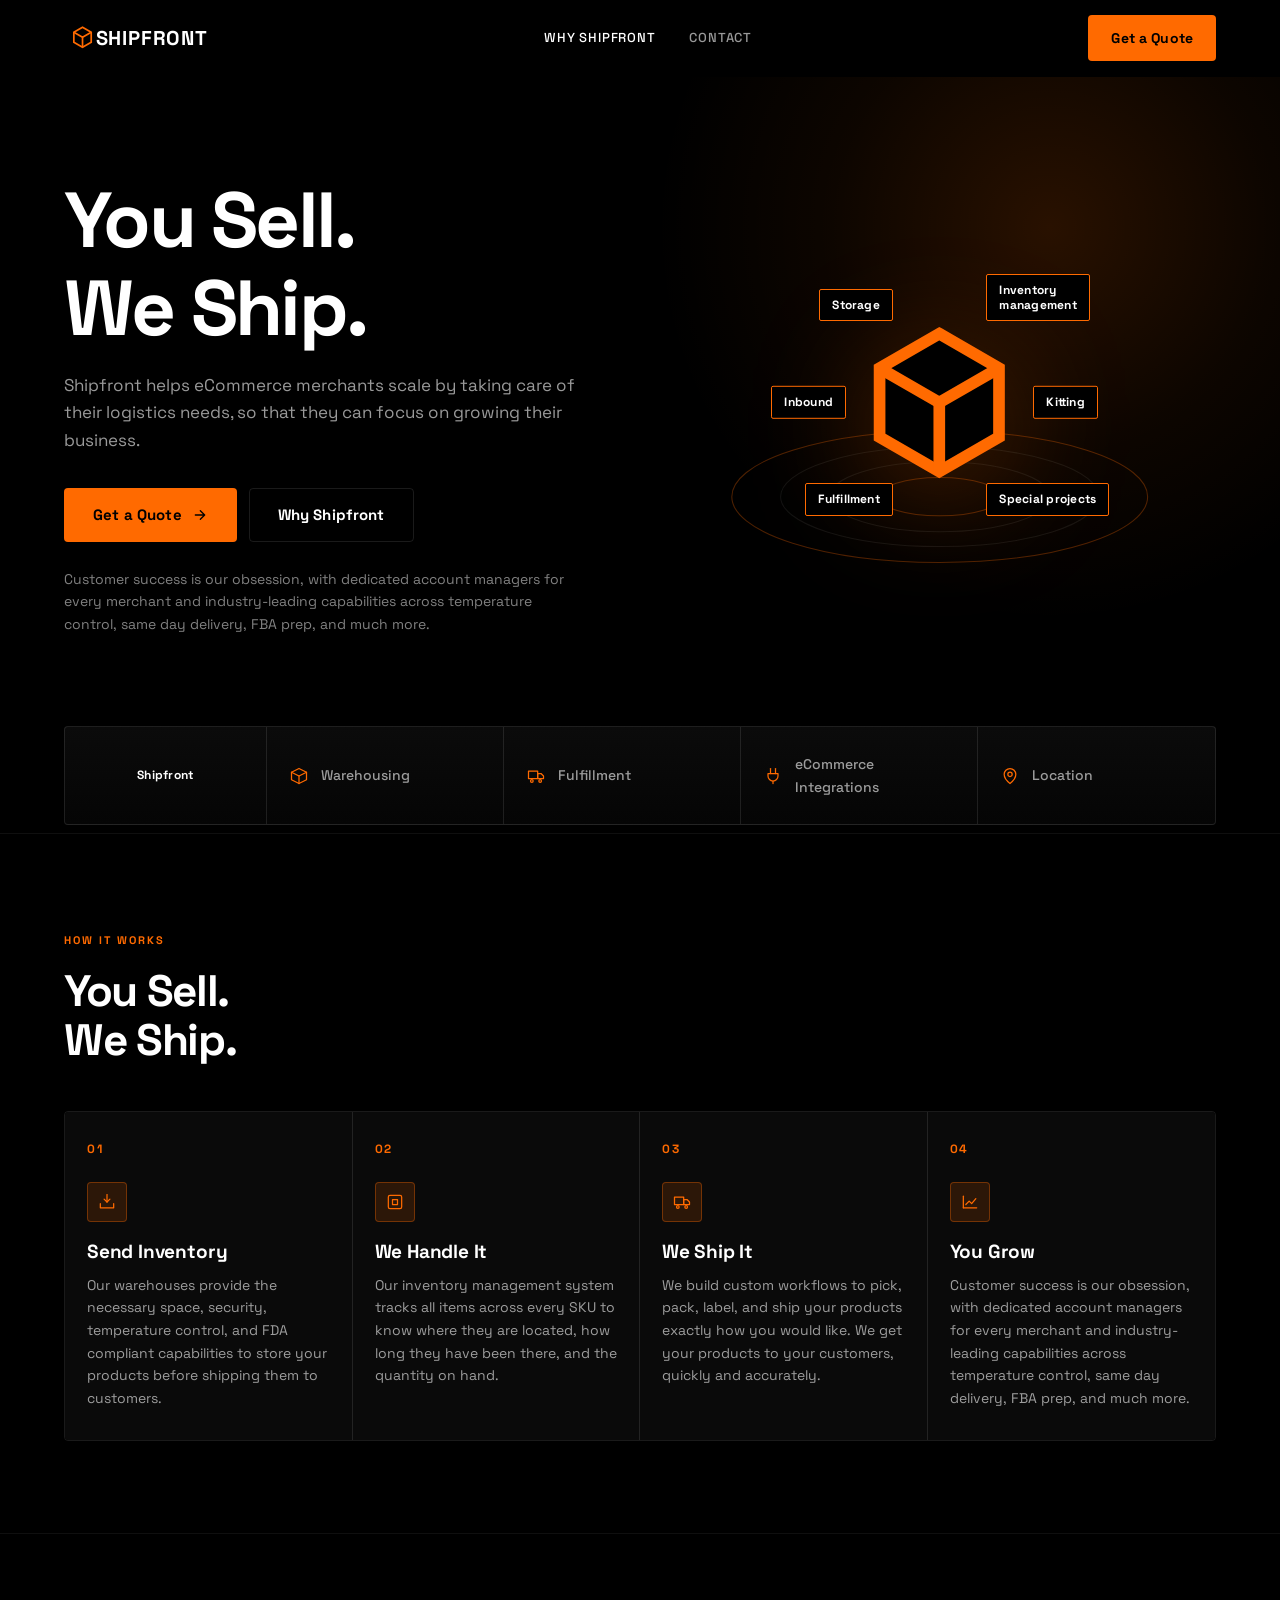
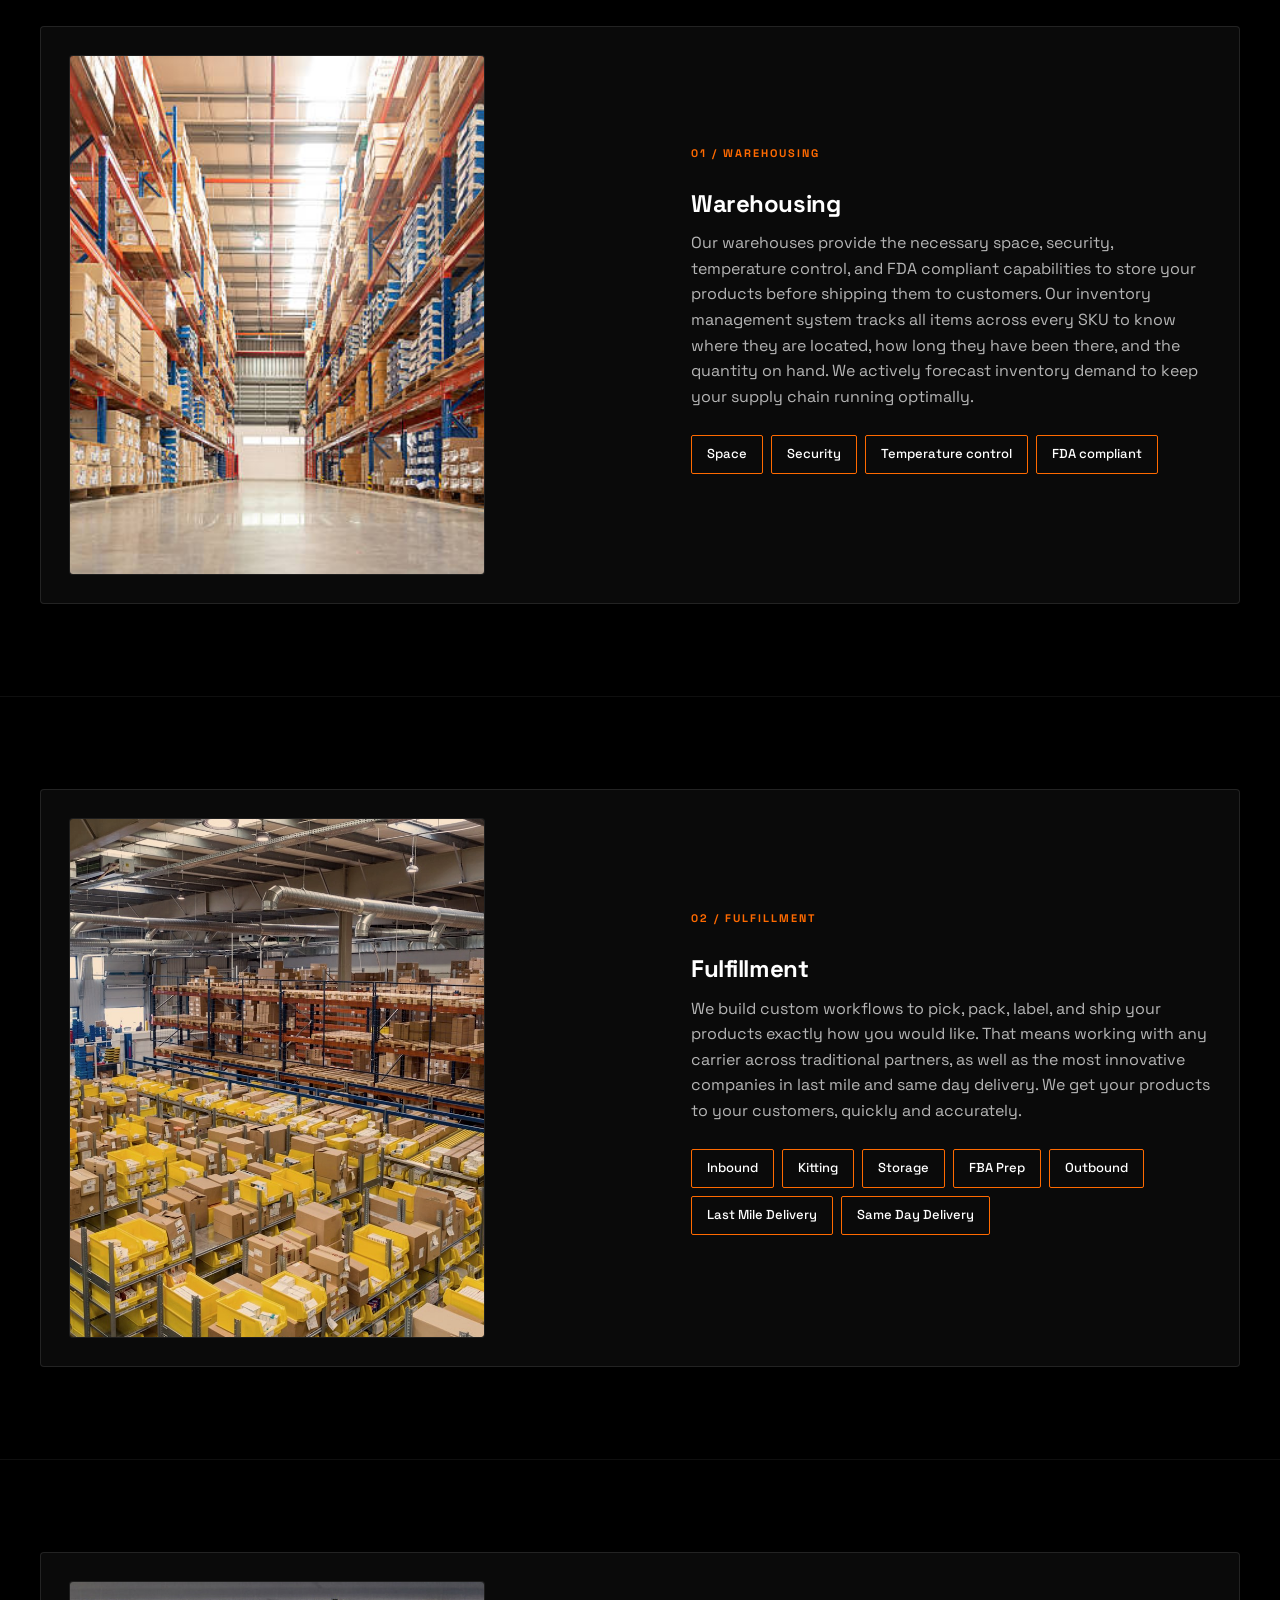
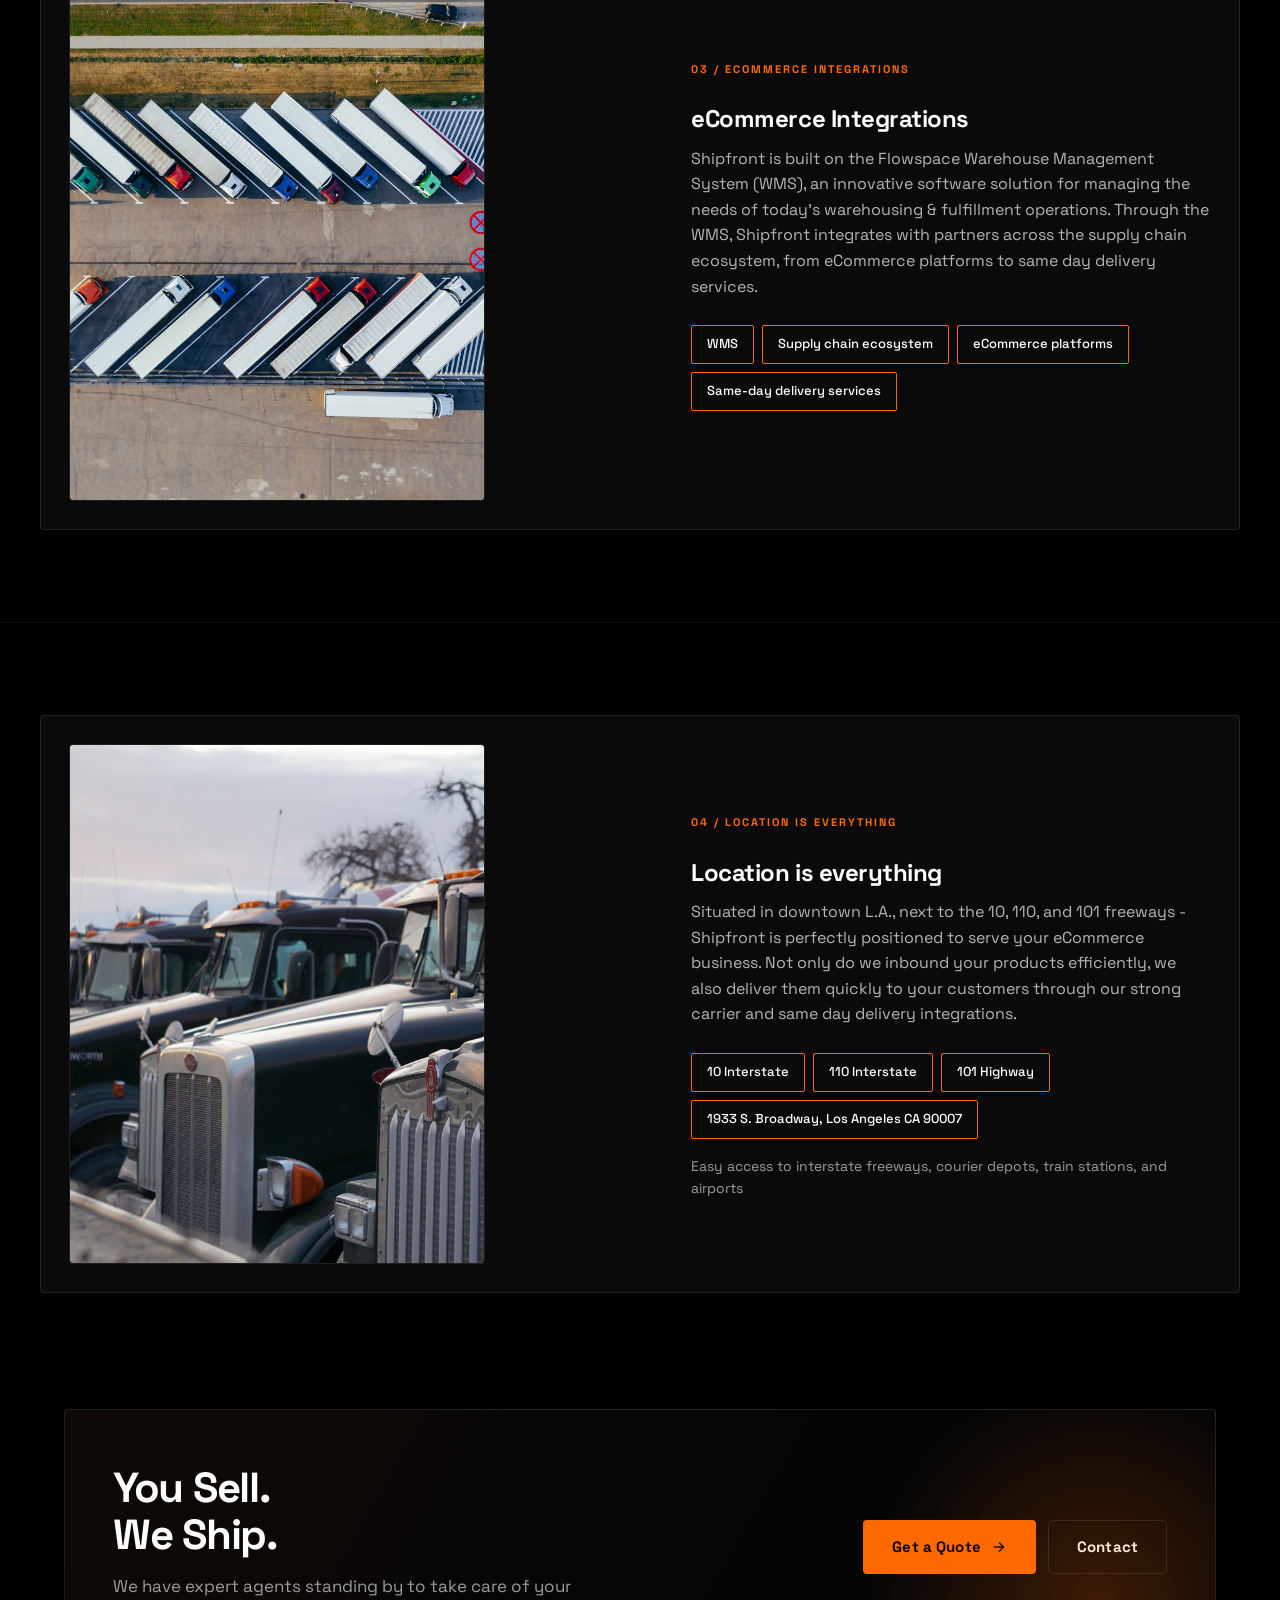
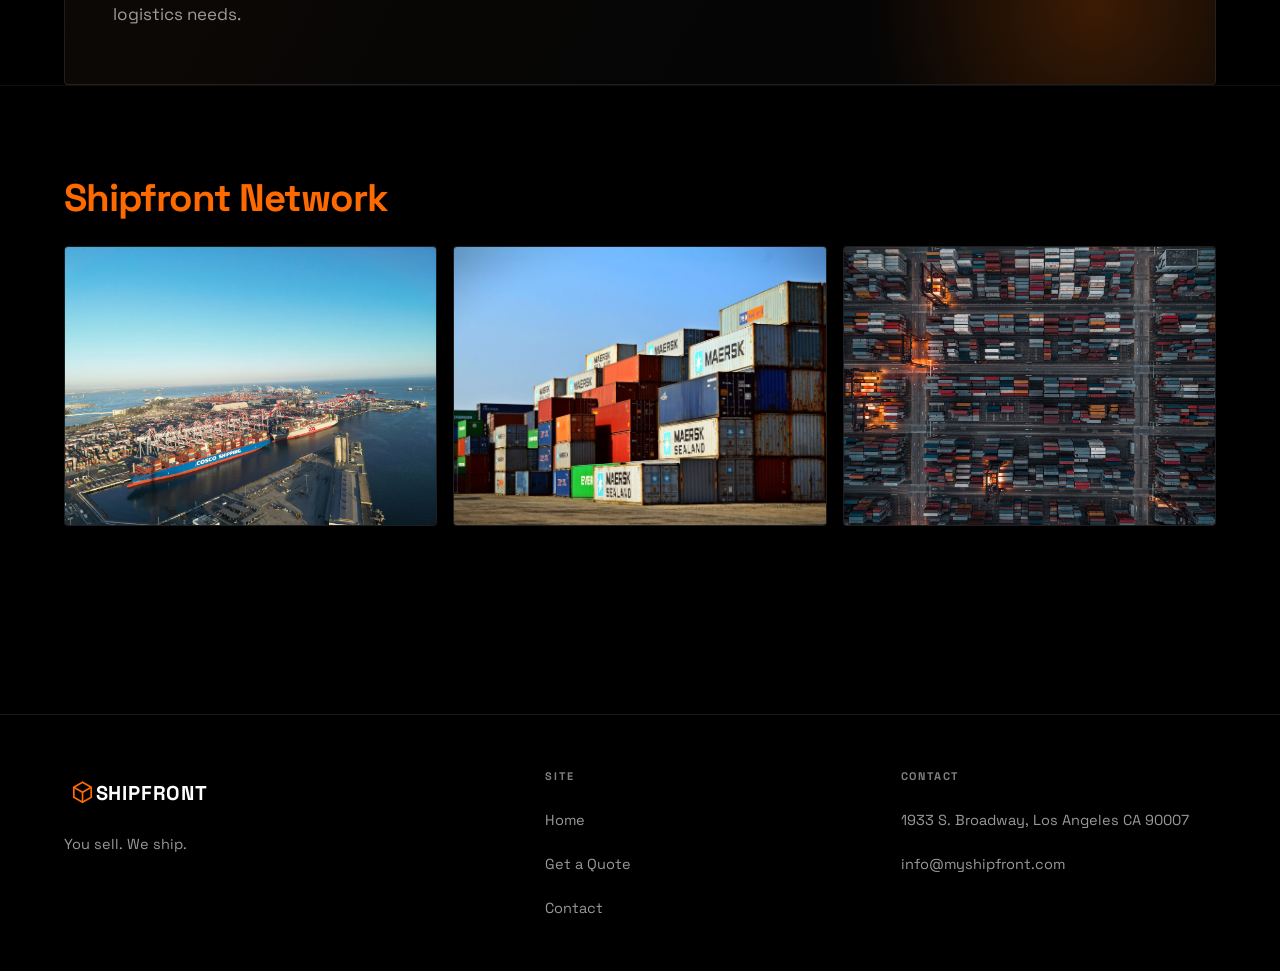
<file: index.html>
<!DOCTYPE html>
<html lang="en">
  <head>
    <meta charset="utf-8" />
    <meta name="viewport" content="width=device-width, initial-scale=1" />
    <title>Shipfront | You Sell. We Ship.</title>
    <meta
      name="description"
      content="Shipfront helps eCommerce merchants scale by taking care of their logistics needs, so that they can focus on growing their business."
    />
    <link rel="canonical" href="https://www.myshipfront.com/" />
    <link rel="describedby" href="https://www.myshipfront.com/llms.txt" />
    <meta name="robots" content="index, follow, max-image-preview:large, max-snippet:-1, max-video-preview:-1" />
    <meta property="og:type" content="website" />
    <meta property="og:site_name" content="Shipfront" />
    <meta property="og:locale" content="en_US" />
    <meta property="og:title" content="Shipfront | You Sell. We Ship." />
    <meta property="og:description" content="Shipfront helps eCommerce merchants scale by taking care of their logistics needs, so that they can focus on growing their business." />
    <meta property="og:url" content="https://www.myshipfront.com/" />
    <meta property="og:image" content="https://www.myshipfront.com/assets/images/warehousing-aisle.jpg" />
    <meta property="og:image:alt" content="Warehouse aisle with orange racking beams, stacked cartons on pallets and blue crates under a long skylight" />
    <meta property="og:image:width" content="612" />
    <meta property="og:image:height" content="408" />
    <meta name="twitter:card" content="summary" />
    <meta name="twitter:title" content="Shipfront | You Sell. We Ship." />
    <meta name="twitter:description" content="Shipfront helps eCommerce merchants scale by taking care of their logistics needs, so that they can focus on growing their business." />
    <meta name="twitter:image" content="https://www.myshipfront.com/assets/images/warehousing-aisle.jpg" />
    <meta name="twitter:image:alt" content="Warehouse aisle with orange racking beams, stacked cartons on pallets and blue crates under a long skylight" />
    <meta name="theme-color" content="#000000" />
    <link
      rel="icon"
      href="data:image/svg+xml,%3Csvg xmlns='http://www.w3.org/2000/svg' viewBox='0 0 24 26'%3E%3Cg stroke='%23FF6A00' stroke-width='1.1' stroke-linecap='butt' stroke-linejoin='miter' stroke-miterlimit='10'%3E%3Cpath d='M12,6L17.629,9.25L17.629,15.75L12,19L6.371,15.75L6.371,9.25Z' fill='%23000'/%3E%3Cpath d='M6.371,9.25L12,12.5L17.629,9.25' fill='none'/%3E%3Cpath d='M12,12.5L12,19' fill='none'/%3E%3C/g%3E%3C/svg%3E"
    />
    <link rel="preconnect" href="https://fonts.googleapis.com" />
    <link rel="preconnect" href="https://fonts.gstatic.com" crossorigin />
    <link
      href="https://fonts.googleapis.com/css2?family=Space+Grotesk:wght@400;500;600;700&display=swap"
      rel="stylesheet"
    />
    <link rel="stylesheet" href="assets/css/site.css" />
  
    <style>
      /* Cube ink 150% of S ink, visible ink gap 0.203em of the wordmark per the board, no underline. */
      .mark { gap: 0; align-items: center; }
      .mark .wordmark { margin-left: calc(0.203em - 0.481em); }
      .valuebar-label { justify-content: center; text-align: center; }
      .mark svg.cube, .mark .cube { width: 1.853em !important; height: 2.007em !important; }

      /* Kunal 30 Sep: floor rings under the cube, no orbit line. Six chips clockwise
         from Inbound in a mirrored constellation around the cube. */
      .stage {
        overflow: visible;
        container-type: inline-size;
        --t-fast: 90ms;
        --t-base: 250ms;
        --ease-out-expo: cubic-bezier(0.16, 1, 0.3, 1);
        --orbit-spring: linear(0, 0.042, 0.141, 0.267, 0.399, 0.526, 0.639, 0.735, 0.813, 0.875, 0.922,
          0.957, 0.981, 0.997, 1.007, 1.012, 1.015, 1.015, 1.014, 1.012, 1.01, 1.008, 1.007, 1.005, 1);
      }
      @supports not (transition-timing-function: linear(0, 1)) {
        .stage { --orbit-spring: cubic-bezier(0.3, 0, 0.2, 1); }
      }
      .stage-art {
        pointer-events: none;
        transition: opacity var(--t-base) ease-out;
      }
      @starting-style {
        .stage-art { opacity: 0; }
      }
      .stage-cube {
        z-index: 2;
        pointer-events: none;
        transition: transform 480ms var(--orbit-spring);
      }
      @media (prefers-reduced-motion: no-preference) {
        @starting-style {
          .stage-cube { transform: translateY(8px); }
        }
      }
      /* Each chip is pinned by the corner or edge nearest the cube, so every chip sits
         the same gap --g from the painted hexagon and wide chips grow outward.
         --u is the cube width and must match .stage-cube width and max-width in site.css.
         Painted hexagon (path plus 1.1 stroke, pointy top): circumradius 0.2973u,
         apothem 0.2575u, centre 2.08% of u above the cube box centre. */
      .orbit-nodes {
        position: absolute;
        inset: 0;
        margin: 0;
        padding: 0;
        list-style: none;
        z-index: 4;
        pointer-events: none;
        --u: min(46cqw, 260px);
        --g: clamp(20px, 0.11 * var(--u), 32px);
        --hex-r: calc(0.2973 * var(--u));
        --hex-a: calc(0.2575 * var(--u));
        --ink-y: calc(50% - 0.0208 * var(--u));
      }
      .orbit-node { position: static; transform: none; }
      .orbit-node span {
        position: absolute; z-index: 3; transform: none;
        inset: auto; max-width: none;
        padding: 8px 12px; border: 1px solid #ff6a00; border-radius: 2px;
        background: #000; color: #fff; font-size: 12px; font-weight: 700;
        letter-spacing: 0.02em; line-height: 1.2; white-space: nowrap; text-align: left;
        /* Top and bottom pairs: inner edges sit --k either side of the axis. Special
           projects is 3.9em wider than Inbound, so this --k puts the cluster's outer edges
           level left and right; it never drops below 0.76g (1.5g between the pair). */
        --k: max(0.76 * var(--g), var(--hex-a) + var(--g) - 3.9em);
        /* Distance from the hexagon centre to the cube-facing edge of the top and bottom
           rows that leaves gap --g from the inner corner to the slanted hexagon side. */
        --row: calc(var(--hex-r) + (var(--g) - 0.5 * var(--k)) / 0.866);
      }
      .orbit-node:nth-child(1) span {  /* Inbound */
        --i: 0; --from: -6px 0;
        right: calc(50% + var(--hex-a) + var(--g)); top: var(--ink-y); transform: translateY(-50%);
      }
      .orbit-node:nth-child(2) span {  /* Storage: same row as Inventory management. Right edge is --k left of center, the mirror of Inventory's left edge, near the cube's upper-left corner. */
        --i: 1; --from: -3px -5.2px;
        right: calc(50% + var(--k)); bottom: calc(100% - var(--ink-y) + var(--row));
      }
      .orbit-node:nth-child(3) span {  /* Inventory management, one word per line to match the other widths */
        --i: 2; --from: 3px -5.2px;
        left: calc(50% + var(--k)); bottom: calc(100% - var(--ink-y) + var(--row));
        white-space: normal; width: min-content;
      }
      .orbit-node:nth-child(4) span {  /* Kitting */
        --i: 3; --from: 6px 0;
        left: calc(50% + var(--hex-a) + var(--g)); top: var(--ink-y); transform: translateY(-50%);
      }
      .orbit-node:nth-child(5) span {  /* Special projects */
        --i: 4; --from: 3px 5.2px;
        left: calc(50% + var(--k)); top: calc(var(--ink-y) + var(--row));
      }
      .orbit-node:nth-child(6) span {  /* Fulfillment */
        --i: 5; --from: -3px 5.2px;
        right: calc(50% + var(--k)); top: calc(var(--ink-y) + var(--row));
      }
      .stage-brand, .stage-bullets { display: none !important; }
      @media (max-width: 860px) {
        /* Keep % positions aligned to the SVG art (site.css sets 1/1 here). */
        .stage { aspect-ratio: 520 / 480; }
        .orbit-node span { font-size: 11px; padding: 6px 9px; }
      }
      @media (prefers-reduced-motion: no-preference) {
        /* Chips settle 6px inward once the cube starts to land, 50ms apart clockwise. */
        .orbit-node span {
          transition: opacity 240ms ease-out, translate 360ms var(--ease-out-expo);
          transition-delay: calc(160ms + var(--i) * 50ms);
        }
        @starting-style {
          .orbit-node span { opacity: 0; translate: var(--from); }
        }
      }
      @media (prefers-reduced-motion: reduce) {
        .stage-cube { animation: none; transform: none; transition: opacity 200ms ease; }
        .stage-art { transition: opacity 200ms ease; }
        .orbit-node span { transition: opacity 140ms linear; }
        @starting-style {
          .orbit-node span { opacity: 0; }
        }
      }
    </style>
    <noscript>
      <style>
        .reveal { opacity: 1; transform: none; }
      </style>
    </noscript>
    <script type="application/ld+json">
    {
      "@context": "https://schema.org",
      "@graph": [
        {
          "@type": [
            "Organization",
            "LocalBusiness"
          ],
          "@id": "https://www.myshipfront.com/#organization",
          "name": "Shipfront",
          "url": "https://www.myshipfront.com/",
          "slogan": "You Sell. We Ship.",
          "description": "Shipfront helps eCommerce merchants scale by taking care of their logistics needs, so that they can focus on growing their business.",
          "email": "info@myshipfront.com",
          "address": {
            "@type": "PostalAddress",
            "streetAddress": "1933 S. Broadway",
            "addressLocality": "Los Angeles",
            "addressRegion": "CA",
            "postalCode": "90007",
            "addressCountry": "US"
          },
          "contactPoint": {
            "@type": "ContactPoint",
            "contactType": "Contact",
            "email": "info@myshipfront.com",
            "url": "https://www.myshipfront.com/contact.html"
          }
        },
        {
          "@type": "WebSite",
          "@id": "https://www.myshipfront.com/#website",
          "name": "Shipfront",
          "url": "https://www.myshipfront.com/",
          "description": "Shipfront helps eCommerce merchants scale by taking care of their logistics needs, so that they can focus on growing their business.",
          "inLanguage": "en",
          "publisher": {
            "@id": "https://www.myshipfront.com/#organization"
          }
        },
        {
          "@type": [
            "WebPage"
          ],
          "@id": "https://www.myshipfront.com/#webpage",
          "url": "https://www.myshipfront.com/",
          "name": "Shipfront | You Sell. We Ship.",
          "description": "Shipfront helps eCommerce merchants scale by taking care of their logistics needs, so that they can focus on growing their business.",
          "isPartOf": {
            "@id": "https://www.myshipfront.com/#website"
          },
          "about": {
            "@id": "https://www.myshipfront.com/#organization"
          },
          "inLanguage": "en",
          "primaryImageOfPage": {
            "@type": "ImageObject",
            "url": "https://www.myshipfront.com/assets/images/warehousing-aisle.jpg",
            "width": 612,
            "height": 408,
            "caption": "Warehouse aisle with orange racking beams, stacked cartons on pallets and blue crates under a long skylight"
          },
          "mentions": [
            {
              "@id": "https://www.myshipfront.com/#warehousing"
            },
            {
              "@id": "https://www.myshipfront.com/#fulfillment"
            },
            {
              "@id": "https://www.myshipfront.com/#integrations"
            },
            {
              "@id": "https://www.myshipfront.com/#location"
            }
          ]
        },
        {
          "@type": "Service",
          "@id": "https://www.myshipfront.com/#warehousing",
          "name": "Warehousing",
          "serviceType": "Warehousing",
          "url": "https://www.myshipfront.com/#warehousing",
          "description": "Our warehouses provide the necessary space, security, temperature control, and FDA compliant capabilities to store your products before shipping them to customers. Our inventory management system tracks all items across every SKU to know where they are located, how long they have been there, and the quantity on hand. We actively forecast inventory demand to keep your supply chain running optimally.",
          "provider": {
            "@id": "https://www.myshipfront.com/#organization"
          }
        },
        {
          "@type": "Service",
          "@id": "https://www.myshipfront.com/#fulfillment",
          "name": "Fulfillment",
          "serviceType": "Fulfillment",
          "url": "https://www.myshipfront.com/#fulfillment",
          "description": "We build custom workflows to pick, pack, label, and ship your products exactly how you would like. That means working with any carrier across traditional partners, as well as the most innovative companies in last mile and same day delivery. We get your products to your customers, quickly and accurately.",
          "provider": {
            "@id": "https://www.myshipfront.com/#organization"
          }
        },
        {
          "@type": "Service",
          "@id": "https://www.myshipfront.com/#integrations",
          "name": "eCommerce Integrations",
          "serviceType": "eCommerce Integrations",
          "url": "https://www.myshipfront.com/#integrations",
          "description": "Shipfront is built on the Flowspace Warehouse Management System (WMS), an innovative software solution for managing the needs of today's warehousing & fulfillment operations. Through the WMS, Shipfront integrates with partners across the supply chain ecosystem, from eCommerce platforms to same day delivery services.",
          "provider": {
            "@id": "https://www.myshipfront.com/#organization"
          }
        },
        {
          "@type": "Service",
          "@id": "https://www.myshipfront.com/#location",
          "name": "Location",
          "serviceType": "Location",
          "url": "https://www.myshipfront.com/#location",
          "description": "Situated in downtown L.A., next to the 10, 110, and 101 freeways - Shipfront is perfectly positioned to serve your eCommerce business. Not only do we inbound your products efficiently, we also deliver them quickly to your customers through our strong carrier and same day delivery integrations. 1933 S. Broadway, Los Angeles CA 90007. Easy access to interstate freeways, courier depots, train stations, and airports",
          "provider": {
            "@id": "https://www.myshipfront.com/#organization"
          }
        }
      ]
    }
    </script>
  </head>
  <body>
    <a class="skip-link" href="#main">Skip to content</a>

    <header class="site-header">
      <div class="shell nav">
        <a class="mark" href="index.html" aria-label="Shipfront home">
                    <svg
            class="cube"
            width="36"
            height="40"
            viewBox="0 0 24 26"
            aria-hidden="true"
          >
            <path
              class="hex"
              d="M12 6 L17.629 9.25 L17.629 15.75 L12 19 L6.371 15.75 L6.371 9.25 Z"
            />
            <path class="edge" d="M6.371 9.25 L12 12.5 L17.629 9.25" />
            <path class="edge" d="M12 12.5 L12 19" />
          </svg>
          <span class="wordmark">SHIPFRONT</span>
        </a>

        <nav class="nav-links" aria-label="Primary">
          <a href="#why" aria-current="page">Why Shipfront</a>
          <a href="contact.html">Contact</a>
        </nav>

        <div class="nav-actions">
          <button
            class="nav-toggle"
            type="button"
            aria-label="Menu"
            aria-expanded="false"
          >
            <span></span>
          </button>
          <a class="btn btn-primary" href="get-a-quote.html">Get a Quote</a>
        </div>
      </div>
    </header>

    <main id="main">
      <!-- HERO -->
      <section class="hero">
        <div class="shell hero-grid">
          <div>
            <h1 class="hero-title"><span class="hero-title-line">You Sell.</span><span class="hero-title-line">We Ship.</span></h1>
            <p class="hero-body">
              Shipfront helps eCommerce merchants scale by taking care of their
              logistics needs, so that they can focus on growing their business.
            </p>
            <div class="hero-cta">
              <a class="btn btn-primary btn-lg" href="get-a-quote.html">
                Get a Quote
                <svg class="arw" viewBox="0 0 24 24" fill="none" aria-hidden="true">
                  <path
                    d="M5 12h13M12.5 5.5 19 12l-6.5 6.5"
                    stroke="currentColor"
                    stroke-width="2"
                    stroke-linecap="round"
                    stroke-linejoin="round"
                  />
                </svg>
              </a>
              <a class="btn btn-ghost btn-lg" href="#why">Why Shipfront</a>
            </div>
            <p class="hero-note">
              Customer success is our obsession, with dedicated account managers
              for every merchant and industry-leading capabilities across
              temperature control, same day delivery, FBA prep, and much more.
            </p>
          </div>

          <div class="stage">
            <svg class="stage-art" viewBox="0 0 520 480" fill="none" aria-hidden="true">
              <ellipse class="ring" cx="260" cy="324" rx="196" ry="62" />
              <ellipse class="ring ring-faint" cx="260" cy="324" rx="150" ry="47" />
              <ellipse class="ring ring-faint" cx="260" cy="324" rx="104" ry="33" />
              <ellipse class="ring" cx="260" cy="324" rx="58" ry="18" />
            </svg>
            <svg class="cube stage-cube" viewBox="0 0 24 26" aria-hidden="true">
              <path
                class="hex"
                d="M12 6 L17.629 9.25 L17.629 15.75 L12 19 L6.371 15.75 L6.371 9.25 Z"
              />
              <path class="edge" d="M6.371 9.25 L12 12.5 L17.629 9.25" />
              <path class="edge" d="M12 12.5 L12 19" />
            </svg>
            <ol class="orbit-nodes" aria-label="Shipfront services">
              <li class="orbit-node"><span>Inbound</span></li>
              <li class="orbit-node"><span>Storage</span></li>
              <li class="orbit-node"><span>Inventory management</span></li>
              <li class="orbit-node"><span>Kitting</span></li>
              <li class="orbit-node"><span>Special projects</span></li>
              <li class="orbit-node"><span>Fulfillment</span></li>
            </ol>
          </div>
        </div>
      </section>

      <!-- VALUE BAR -->
      <section class="shell" style="padding-bottom: 8px">
        <div class="valuebar reveal">
          <div class="valuebar-label">Shipfront</div>
          <a class="valuebar-item" href="#warehousing">
            <svg viewBox="0 0 24 24" aria-hidden="true">
              <path d="M3 7.5 12 3l9 4.5v9L12 21l-9-4.5z" />
              <path d="M3 7.5 12 12l9-4.5" />
              <path d="M12 12v9" />
            </svg>
            Warehousing
          </a>
          <a class="valuebar-item" href="#fulfillment">
            <svg viewBox="0 0 24 24" aria-hidden="true">
              <path d="M3 6h11v9H3z" />
              <path d="M14 9h4l3 3v3h-7z" />
              <circle cx="7" cy="18" r="1.6" />
              <circle cx="17" cy="18" r="1.6" />
            </svg>
            Fulfillment
          </a>
          <a class="valuebar-item" href="#integrations">
            <svg viewBox="0 0 24 24" aria-hidden="true">
              <path d="M9 3v6" />
              <path d="M15 3v6" />
              <path d="M6 9h12v3a6 6 0 0 1-12 0z" />
              <path d="M12 18v3" />
            </svg>
            eCommerce Integrations
          </a>
          <a class="valuebar-item" href="#location">
            <svg viewBox="0 0 24 24" aria-hidden="true">
              <path d="M12 21s7-5.3 7-11a7 7 0 1 0-14 0c0 5.7 7 11 7 11z" />
              <circle cx="12" cy="10" r="2.6" />
            </svg>
            Location
          </a>
        </div>
      </section>

      <!-- HOW IT WORKS -->
      <section class="section" id="why">
        <div class="shell">
          <div class="section-head reveal">
            <span class="eyebrow">How it works</span>
            <h2 class="hero-title"><span class="hero-title-line">You Sell.</span><span class="hero-title-line">We Ship.</span></h2>
          </div>

          <div class="how-steps reveal" style="margin-top: 48px">
            <article class="step">
              <span class="step-rail"></span>
              <div class="step-num">01</div>
              <div class="step-icon">
                <svg viewBox="0 0 24 24" aria-hidden="true">
                  <path d="M12 3v9" />
                  <path d="M8.5 8.5 12 12l3.5-3.5" />
                  <path d="M4 14v5h16v-5" />
                </svg>
              </div>
              <h3>Send Inventory</h3>
              <p>
                Our warehouses provide the necessary space, security,
                temperature control, and FDA compliant capabilities to store
                your products before shipping them to customers.
              </p>
            </article>

            <article class="step">
              <span class="step-rail"></span>
              <div class="step-num">02</div>
              <div class="step-icon">
                <svg viewBox="0 0 24 24" aria-hidden="true">
                  <rect x="4" y="4" width="16" height="16" rx="2" />
                  <path d="M9 9h6v6H9z" />
                </svg>
              </div>
              <h3>We Handle It</h3>
              <p>
                Our inventory management system tracks all items across every SKU
                to know where they are located, how long they have been there,
                and the quantity on hand.
              </p>
            </article>

            <article class="step">
              <span class="step-rail"></span>
              <div class="step-num">03</div>
              <div class="step-icon">
                <svg viewBox="0 0 24 24" aria-hidden="true">
                  <path d="M3 6h11v9H3z" />
                  <path d="M14 9h4l3 3v3h-7z" />
                  <circle cx="7" cy="18" r="1.6" />
                  <circle cx="17" cy="18" r="1.6" />
                </svg>
              </div>
              <h3>We Ship It</h3>
              <p>
                We build custom workflows to pick, pack, label, and ship your
                products exactly how you would like. We get your products to your
                customers, quickly and accurately.
              </p>
            </article>

            <article class="step">
              <span class="step-rail"></span>
              <div class="step-num">04</div>
              <div class="step-icon">
                <svg viewBox="0 0 24 24" aria-hidden="true">
                  <path d="M4 19V5" />
                  <path d="M4 19h16" />
                  <path d="M7 15l4-4 3 3 5-6" />
                </svg>
              </div>
              <h3>You Grow</h3>
              <p>
                Customer success is our obsession, with dedicated account managers
                for every merchant and industry-leading capabilities across
                temperature control, same day delivery, FBA prep, and much more.
              </p>
            </article>
          </div>
        </div>
      </section>


      <!-- CAPABILITIES: static image-left / text-right (image-top on mobile) -->
      <section class="section" id="warehousing">
        <div class="shell split reveal">
          <figure class="split-media">
            <img src="assets/images/warehousing-aisle.jpg" width="612" height="408" alt="Warehouse aisle with orange racking beams, stacked cartons on pallets and blue crates under a long skylight" loading="lazy" decoding="async" />
          </figure>
          <div class="split-copy">
            <span class="eyebrow">01 / Warehousing</span>
            <h2>Warehousing</h2>
            <p>
              Our warehouses provide the necessary space, security,
              temperature control, and FDA compliant capabilities to store your
              products before shipping them to customers. Our inventory
              management system tracks all items across every SKU to know where
              they are located, how long they have been there, and the quantity
              on hand. We actively forecast inventory demand to keep your supply
              chain running optimally.
            </p>
            <ul class="chips">
              <li>Space</li>
              <li>Security</li>
              <li>Temperature control</li>
              <li>FDA compliant</li>
            </ul>
          </div>
        </div>
      </section>

      <section class="section" id="fulfillment">
        <div class="shell split reveal">
          <figure class="split-media">
            <img src="assets/images/procurement-dusk.jpg" width="2400" height="1800" alt="Overhead pick floor with yellow bins and cartons" loading="lazy" decoding="async" />
          </figure>
          <div class="split-copy">
            <span class="eyebrow">02 / Fulfillment</span>
            <h2>Fulfillment</h2>
            <p>
              We build custom workflows to pick, pack, label, and ship your
              products exactly how you would like. That means working with any
              carrier across traditional partners, as well as the most innovative
              companies in last mile and same day delivery. We get your products
              to your customers, quickly and accurately.
            </p>
            <ul class="chips">
              <li>Inbound</li>
              <li>Kitting</li>
              <li>Storage</li>
              <li>FBA Prep</li>
              <li>Outbound</li>
              <li>Last Mile Delivery</li>
              <li>Same Day Delivery</li>
            </ul>
          </div>
        </div>
      </section>

      <section class="section" id="integrations">
        <div class="shell split reveal">
          <figure class="split-media">
            <img src="assets/images/integration.jpg" width="800" height="1080" alt="Overhead view of trailers in a dock yard grid" loading="lazy" decoding="async" />
          </figure>
          <div class="split-copy">
            <span class="eyebrow">03 / eCommerce Integrations</span>
            <h2>eCommerce Integrations</h2>
            <p>
              Shipfront is built on the Flowspace Warehouse Management System
              (WMS), an innovative software solution for managing the needs of
              today&rsquo;s warehousing &amp; fulfillment operations. Through the
              WMS, Shipfront integrates with partners across the supply chain
              ecosystem, from eCommerce platforms to same day delivery services.
            </p>
            <ul class="chips">
              <li>WMS</li>
              <li>Supply chain ecosystem</li>
              <li>eCommerce platforms</li>
              <li>Same-day delivery services</li>
            </ul>
          </div>
        </div>
      </section>

      <section class="section" id="location">
        <div class="shell split reveal">
          <figure class="split-media">
            <img src="assets/images/logistics-usa.jpg" width="2400" height="1596" alt="Row of American Kenworth and Peterbilt freight tractors" loading="lazy" decoding="async" />
          </figure>
          <div class="split-copy">
            <span class="eyebrow">04 / Location is everything</span>
            <h2>Location is everything</h2>
            <p>
              Situated in downtown L.A., next to the 10, 110, and 101 freeways -
              Shipfront is perfectly positioned to serve your eCommerce business.
              Not only do we inbound your products efficiently, we also deliver
              them quickly to your customers through our strong carrier and
              same day delivery integrations.
            </p>
            <ul class="chips">
              <li>10 Interstate</li>
              <li>110 Interstate</li>
              <li>101 Highway</li>
              <li>1933 S. Broadway, Los Angeles CA 90007</li>
            </ul>
            <p class="split-note">
              Easy access to interstate freeways, courier depots, train stations,
              and airports
            </p>
          </div>
        </div>
      </section>

      <section class="shell" style="padding-top: 24px">
        <div class="cta reveal">
          <div>
            <h2 class="hero-title"><span class="hero-title-line">You Sell.</span><span class="hero-title-line">We Ship.</span></h2>
            <p>
              We have expert agents standing by to take care of your logistics
              needs.
            </p>
          </div>
          <div class="cta-actions">
            <a class="btn btn-primary btn-lg" href="get-a-quote.html">
              Get a Quote
              <svg class="arw" viewBox="0 0 24 24" fill="none" aria-hidden="true">
                <path
                  d="M5 12h13M12.5 5.5 19 12l-6.5 6.5"
                  stroke="currentColor"
                  stroke-width="2"
                  stroke-linecap="round"
                  stroke-linejoin="round"
                />
              </svg>
            </a>
            <a class="btn btn-ghost btn-lg" href="contact.html">Contact</a>
          </div>
        </div>
      </section>
    </main>

    
      <!-- Inspirational logistics visuals (not tied to a capability) -->
      <section class="section inspo" id="network">
        <div class="shell">
          <div class="inspo-head reveal">
            <h2 class="inspo-title">Shipfront Network</h2>
          </div>
          <div class="inspo-grid reveal">
            <figure class="inspo-card" tabindex="0">
              <img src="assets/images/port-long-beach.jpg" width="2400" height="1800" alt="Aerial Port of Long Beach with COSCO and OOCL ships" loading="lazy" decoding="async" />
              <figcaption><strong>Port of Long Beach</strong><span>Aerial terminal</span></figcaption>
            </figure>
            <figure class="inspo-card" tabindex="0">
              <img src="assets/images/containers-yard.jpg" width="1800" height="1181" alt="Colorful stacked shipping containers under a clear sky" loading="lazy" decoding="async" />
              <figcaption><strong>Container yard</strong><span>Stacked boxes</span></figcaption>
            </figure>
            <figure class="inspo-card" tabindex="0">
              <img src="assets/images/containers-night.jpg" width="1800" height="957" alt="Night overhead container terminal grid" loading="lazy" decoding="async" />
              <figcaption><strong>Night terminal</strong><span>Overhead grid</span></figcaption>
            </figure>
          </div>
        </div>
      </section>

<footer class="site-footer">
      <div class="shell">
        <div class="footer-top">
          <div>
            <a class="mark" href="index.html" aria-label="Shipfront home">
                        <svg
            class="cube"
            width="36"
            height="40"
            viewBox="0 0 24 26"
            aria-hidden="true"
          >
                <path
                  class="hex"
                  d="M12 6 L17.629 9.25 L17.629 15.75 L12 19 L6.371 15.75 L6.371 9.25 Z"
                />
                <path class="edge" d="M6.371 9.25 L12 12.5 L17.629 9.25" />
                <path class="edge" d="M12 12.5 L12 19" />
              </svg>
              <span class="wordmark">SHIPFRONT</span>
            </a>
            <p>
              You sell. We ship.
            </p>
          </div>

          <div class="footer-col">
            <h4>Site</h4>
            <ul>
              <li><a href="index.html">Home</a></li>
              <li><a href="get-a-quote.html">Get a Quote</a></li>
              <li><a href="contact.html">Contact</a></li>
            </ul>
          </div>

          <div class="footer-col">
            <h4>Contact</h4>
            <ul>
              <li><span>1933 S. Broadway, Los Angeles CA 90007</span></li>
              <li>
                <a href="mailto:info@myshipfront.com">info@myshipfront.com</a>
              </li>
            </ul>
          </div>
        </div>
      </div>
    </footer>

    <script src="assets/js/site.js"></script>
  </body>
</html>
</file>
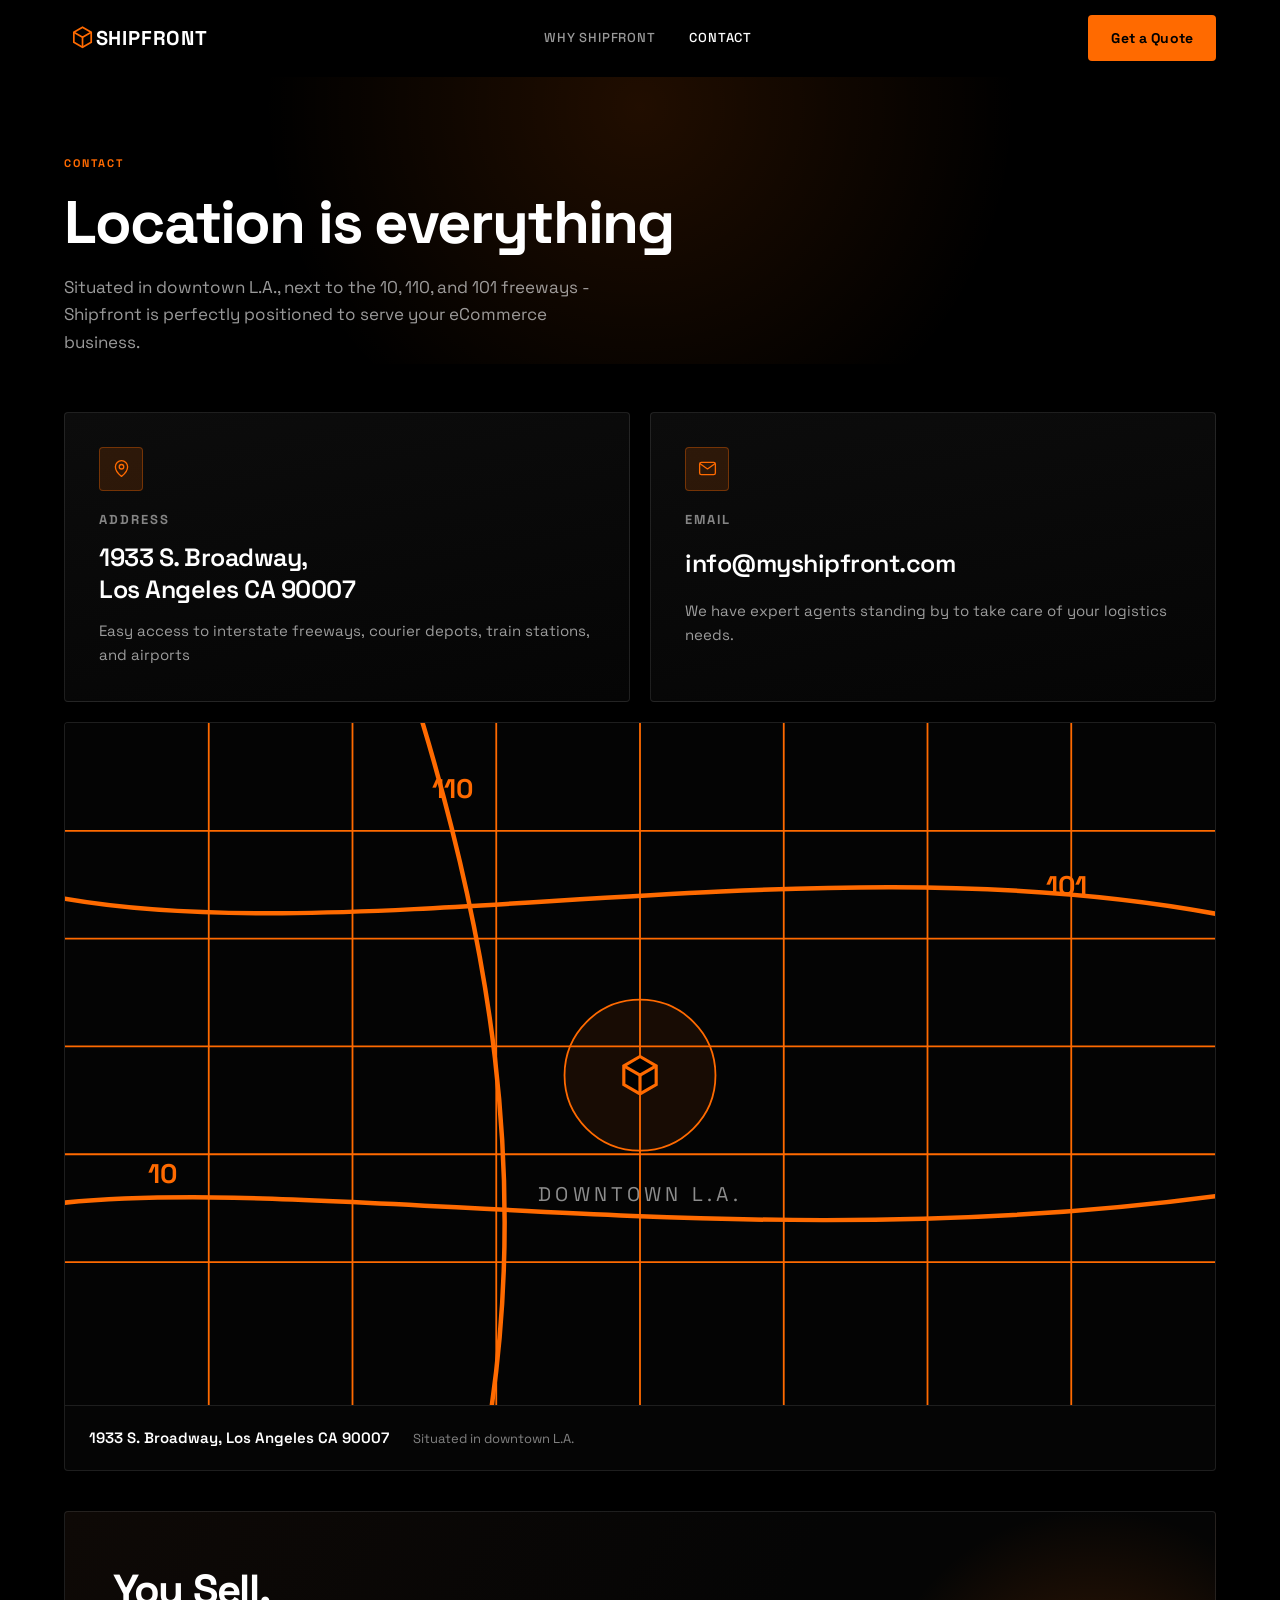
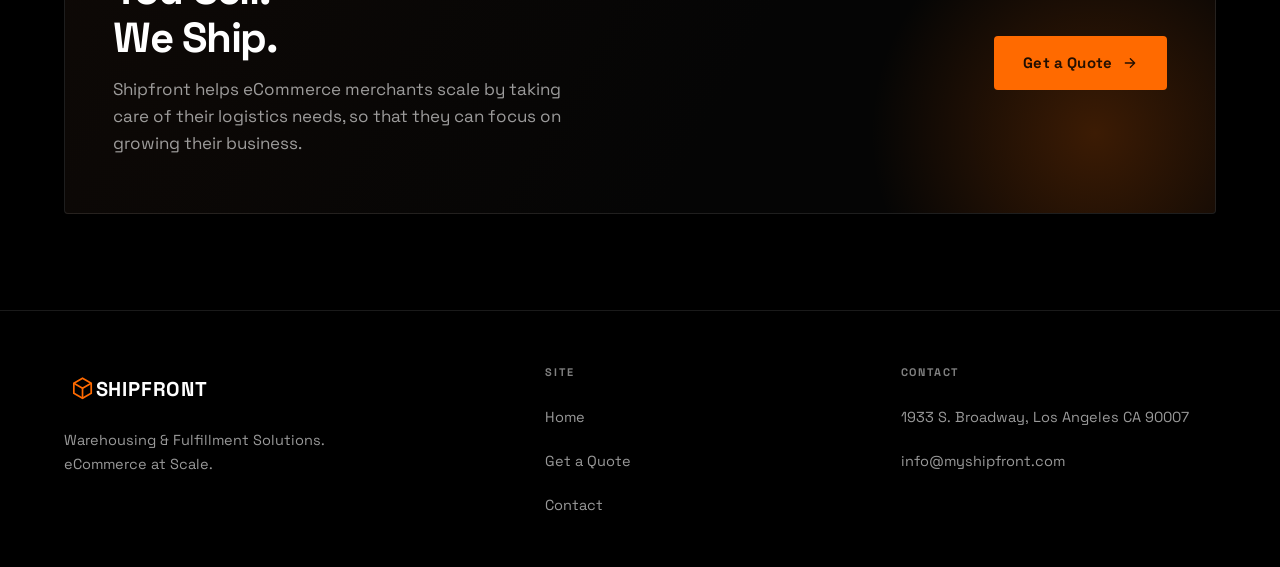
<file: contact.html>
<!DOCTYPE html>
<html lang="en">
  <head>
    <meta charset="utf-8" />
    <meta name="viewport" content="width=device-width, initial-scale=1" />
    <title>Contact | Shipfront</title>
    <meta
      name="description"
      content="Shipfront. 1933 S. Broadway, Los Angeles CA 90007. info@myshipfront.com"
    />
    <link rel="canonical" href="https://www.myshipfront.com/contact.html" />
    <link rel="describedby" href="https://www.myshipfront.com/llms.txt" />
    <meta name="robots" content="index, follow, max-image-preview:large, max-snippet:-1, max-video-preview:-1" />
    <meta property="og:type" content="website" />
    <meta property="og:site_name" content="Shipfront" />
    <meta property="og:locale" content="en_US" />
    <meta property="og:title" content="Contact | Shipfront" />
    <meta property="og:description" content="Shipfront. 1933 S. Broadway, Los Angeles CA 90007. info@myshipfront.com" />
    <meta property="og:url" content="https://www.myshipfront.com/contact.html" />
    <meta property="og:image" content="https://www.myshipfront.com/assets/images/logistics-usa.jpg" />
    <meta property="og:image:alt" content="Row of American Kenworth and Peterbilt freight tractors" />
    <meta property="og:image:width" content="2400" />
    <meta property="og:image:height" content="1596" />
    <meta name="twitter:card" content="summary_large_image" />
    <meta name="twitter:title" content="Contact | Shipfront" />
    <meta name="twitter:description" content="Shipfront. 1933 S. Broadway, Los Angeles CA 90007. info@myshipfront.com" />
    <meta name="twitter:image" content="https://www.myshipfront.com/assets/images/logistics-usa.jpg" />
    <meta name="twitter:image:alt" content="Row of American Kenworth and Peterbilt freight tractors" />
    <meta name="theme-color" content="#000000" />
    <link
      rel="icon"
      href="data:image/svg+xml,%3Csvg xmlns='http://www.w3.org/2000/svg' viewBox='0 0 24 26'%3E%3Cg stroke='%23FF6A00' stroke-width='1.1' stroke-linecap='butt' stroke-linejoin='miter' stroke-miterlimit='10'%3E%3Cpath d='M12,6L17.629,9.25L17.629,15.75L12,19L6.371,15.75L6.371,9.25Z' fill='%23000'/%3E%3Cpath d='M6.371,9.25L12,12.5L17.629,9.25' fill='none'/%3E%3Cpath d='M12,12.5L12,19' fill='none'/%3E%3C/g%3E%3C/svg%3E"
    />
    <link rel="preconnect" href="https://fonts.googleapis.com" />
    <link rel="preconnect" href="https://fonts.gstatic.com" crossorigin />
    <link
      href="https://fonts.googleapis.com/css2?family=Space+Grotesk:wght@400;500;600;700&display=swap"
      rel="stylesheet"
    />
    <link rel="stylesheet" href="assets/css/site.css" />
  
    <style>
      /* Cube ink 150% of S ink, visible ink gap 0.203em of the wordmark per the board, no underline. */
      .mark { gap: 0; align-items: center; }
      .mark .wordmark { margin-left: calc(0.203em - 0.481em); }
      .mark svg.cube, .mark .cube { width: 1.853em !important; height: 2.007em !important; }
    </style>
    <noscript>
      <style>
        .reveal { opacity: 1; transform: none; }
      </style>
    </noscript>
    <script type="application/ld+json">
    {
      "@context": "https://schema.org",
      "@graph": [
        {
          "@type": [
            "Organization",
            "LocalBusiness"
          ],
          "@id": "https://www.myshipfront.com/#organization",
          "name": "Shipfront",
          "url": "https://www.myshipfront.com/",
          "slogan": "You Sell. We Ship.",
          "description": "Shipfront helps eCommerce merchants scale by taking care of their logistics needs, so that they can focus on growing their business.",
          "email": "info@myshipfront.com",
          "address": {
            "@type": "PostalAddress",
            "streetAddress": "1933 S. Broadway",
            "addressLocality": "Los Angeles",
            "addressRegion": "CA",
            "postalCode": "90007",
            "addressCountry": "US"
          },
          "contactPoint": {
            "@type": "ContactPoint",
            "contactType": "Contact",
            "email": "info@myshipfront.com",
            "url": "https://www.myshipfront.com/contact.html"
          }
        },
        {
          "@type": "WebSite",
          "@id": "https://www.myshipfront.com/#website",
          "name": "Shipfront",
          "url": "https://www.myshipfront.com/",
          "description": "Shipfront helps eCommerce merchants scale by taking care of their logistics needs, so that they can focus on growing their business.",
          "inLanguage": "en",
          "publisher": {
            "@id": "https://www.myshipfront.com/#organization"
          }
        },
        {
          "@type": [
            "ContactPage",
            "WebPage"
          ],
          "@id": "https://www.myshipfront.com/contact.html#webpage",
          "url": "https://www.myshipfront.com/contact.html",
          "name": "Contact | Shipfront",
          "description": "Shipfront. 1933 S. Broadway, Los Angeles CA 90007. info@myshipfront.com",
          "isPartOf": {
            "@id": "https://www.myshipfront.com/#website"
          },
          "about": {
            "@id": "https://www.myshipfront.com/#organization"
          },
          "inLanguage": "en",
          "primaryImageOfPage": {
            "@type": "ImageObject",
            "url": "https://www.myshipfront.com/assets/images/logistics-usa.jpg",
            "width": 2400,
            "height": 1596,
            "caption": "Row of American Kenworth and Peterbilt freight tractors"
          },
          "mainEntity": {
            "@id": "https://www.myshipfront.com/#organization"
          }
        }
      ]
    }
    </script>
  </head>
  <body>
    <a class="skip-link" href="#main">Skip to content</a>

    <header class="site-header">
      <div class="shell nav">
        <a class="mark" href="index.html" aria-label="Shipfront home">
                    <svg
            class="cube"
            width="36"
            height="40"
            viewBox="0 0 24 26"
            aria-hidden="true"
          >
            <path
              class="hex"
              d="M12 6 L17.629 9.25 L17.629 15.75 L12 19 L6.371 15.75 L6.371 9.25 Z"
            />
            <path class="edge" d="M6.371 9.25 L12 12.5 L17.629 9.25" />
            <path class="edge" d="M12 12.5 L12 19" />
          </svg>
          <span class="wordmark">SHIPFRONT</span>
        </a>

        <nav class="nav-links" aria-label="Primary">
          <a href="index.html#why">Why Shipfront</a>
          <a href="contact.html" aria-current="page">Contact</a>
        </nav>

        <div class="nav-actions">
          <button
            class="nav-toggle"
            type="button"
            aria-label="Menu"
            aria-expanded="false"
          >
            <span></span>
          </button>
          <a class="btn btn-primary" href="get-a-quote.html">Get a Quote</a>
        </div>
      </div>
    </header>

    <main id="main">
      <section class="page-hero">
        <div class="shell">
          <span class="eyebrow">Contact</span>
          <h1>Location is everything</h1>
          <p>
            Situated in downtown L.A., next to the 10, 110, and 101 freeways -
            Shipfront is perfectly positioned to serve your eCommerce business.
          </p>
        </div>
      </section>

      <section class="shell">
        <div class="contact-grid">
          <div class="contact-card reveal">
            <div class="ico">
              <svg viewBox="0 0 24 24" aria-hidden="true">
                <path d="M12 21s7-5.3 7-11a7 7 0 1 0-14 0c0 5.7 7 11 7 11z" />
                <circle cx="12" cy="10" r="2.6" />
              </svg>
            </div>
            <h2>Address</h2>
            <p class="big">1933 S. Broadway,<br />Los Angeles CA 90007</p>
            <p class="note">
              Easy access to interstate freeways, courier depots, train stations,
              and airports
            </p>
          </div>

          <div class="contact-card reveal">
            <div class="ico">
              <svg viewBox="0 0 24 24" aria-hidden="true">
                <rect x="3" y="5" width="18" height="14" rx="2" />
                <path d="m3.6 6.5 8.4 6 8.4-6" />
              </svg>
            </div>
            <h2>Email</h2>
            <a class="big" href="mailto:info@myshipfront.com"
              >info@myshipfront.com</a
            >
            <p class="note">
              We have expert agents standing by to take care of your logistics
              needs.
            </p>
          </div>
        </div>
      </section>

      <section class="shell" style="padding-top: 20px">
        <div class="map reveal">
          <svg
            viewBox="0 0 640 380"
            fill="none"
            role="img"
            aria-label="Map of downtown Los Angeles showing the 10, 110, and 101 freeways"
          >
            <rect width="640" height="380" fill="#040404" />
            <g stroke="rgba(255,255,255,0.05)" stroke-width="1">
              <path d="M0 60h640M0 120h640M0 180h640M0 240h640M0 300h640" />
              <path
                d="M80 0v380M160 0v380M240 0v380M320 0v380M400 0v380M480 0v380M560 0v380"
              />
            </g>
            <g
              stroke="#FF6A00"
              stroke-width="2.5"
              stroke-linecap="round"
            >
              <path d="M-10 268 C 140 250, 380 300, 650 262" />
              <path d="M196 -10 C 236 120, 258 250, 236 390" />
              <path d="M-10 96 C 160 130, 420 62, 650 108" />
            </g>
            <g
              fill="#ff6a00"
              font-family="Space Grotesk, sans-serif"
              font-size="15"
              font-weight="700"
            >
              <text x="46" y="256">10</text>
              <text x="204" y="42">110</text>
              <text x="546" y="96">101</text>
            </g>
            <circle cx="320" cy="196" r="42" fill="rgba(255,106,0,0.08)" />
            <circle
              cx="320"
              cy="196"
              r="42"
              stroke="#FF6A00"
              stroke-width="1"
            />
            <g class="cube" transform="translate(300.8,176) scale(1.6)">
              <path
                class="hex"
                d="M12 6 L17.629 9.25 L17.629 15.75 L12 19 L6.371 15.75 L6.371 9.25 Z"
              />
              <path class="edge" d="M6.371 9.25 L12 12.5 L17.629 9.25" />
              <path class="edge" d="M12 12.5 L12 19" />
            </g>
            <text
              x="320"
              y="266"
              fill="rgba(255,255,255,0.55)"
              font-family="Space Grotesk, sans-serif"
              font-size="11"
              letter-spacing="2.4"
              text-anchor="middle"
            >
              DOWNTOWN L.A.
            </text>
          </svg>
          <div class="map-foot">
            <span class="addr">1933 S. Broadway, Los Angeles CA 90007</span>
            <span class="sub">Situated in downtown L.A.</span>
          </div>
        </div>
      </section>

      <section class="shell" style="padding-top: 40px">
        <div class="cta reveal">
          <div>
            <h2 class="hero-title"><span class="hero-title-line">You Sell.</span><span class="hero-title-line">We Ship.</span></h2>
            <p>
              Shipfront helps eCommerce merchants scale by taking care of their
              logistics needs, so that they can focus on growing their business.
            </p>
          </div>
          <div class="cta-actions">
            <a class="btn btn-primary btn-lg" href="get-a-quote.html">
              Get a Quote
              <svg class="arw" viewBox="0 0 24 24" fill="none" aria-hidden="true">
                <path
                  d="M5 12h13M12.5 5.5 19 12l-6.5 6.5"
                  stroke="currentColor"
                  stroke-width="2"
                  stroke-linecap="round"
                  stroke-linejoin="round"
                />
              </svg>
            </a>
          </div>
        </div>
      </section>
    </main>

    <footer class="site-footer">
      <div class="shell">
        <div class="footer-top">
          <div>
            <a class="mark" href="index.html" aria-label="Shipfront home">
                        <svg
            class="cube"
            width="36"
            height="40"
            viewBox="0 0 24 26"
            aria-hidden="true"
          >
                <path
                  class="hex"
                  d="M12 6 L17.629 9.25 L17.629 15.75 L12 19 L6.371 15.75 L6.371 9.25 Z"
                />
                <path class="edge" d="M6.371 9.25 L12 12.5 L17.629 9.25" />
                <path class="edge" d="M12 12.5 L12 19" />
              </svg>
              <span class="wordmark">SHIPFRONT</span>
            </a>
            <p>Warehousing &amp; Fulfillment Solutions. eCommerce at Scale.</p>
          </div>

          <div class="footer-col">
            <h4>Site</h4>
            <ul>
              <li><a href="index.html">Home</a></li>
              <li><a href="get-a-quote.html">Get a Quote</a></li>
              <li><a href="contact.html">Contact</a></li>
            </ul>
          </div>

          <div class="footer-col">
            <h4>Contact</h4>
            <ul>
              <li><span>1933 S. Broadway, Los Angeles CA 90007</span></li>
              <li>
                <a href="mailto:info@myshipfront.com">info@myshipfront.com</a>
              </li>
            </ul>
          </div>
        </div>
      </div>
    </footer>

    <script src="assets/js/site.js"></script>
  </body>
</html>
</file>
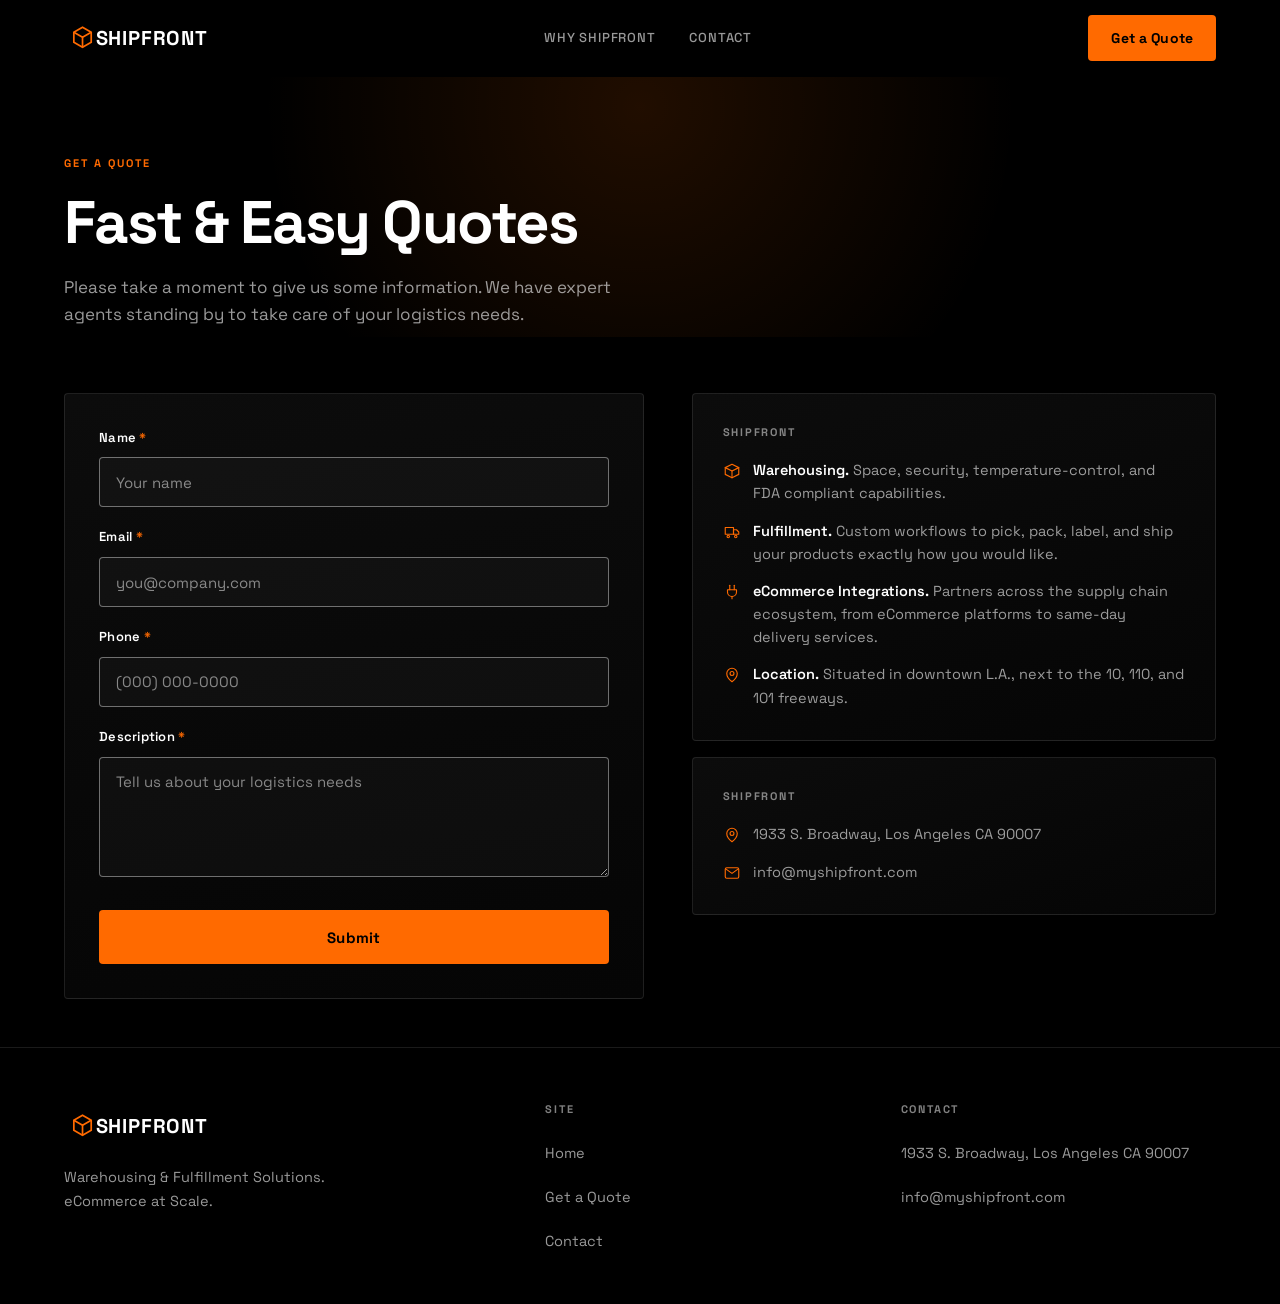
<file: get-a-quote.html>
<!DOCTYPE html>
<html lang="en">
  <head>
    <meta charset="utf-8" />
    <meta name="viewport" content="width=device-width, initial-scale=1" />
    <title>Get a Quote | Shipfront</title>
    <meta
      name="description"
      content="Fast &amp; Easy Quotes. We have expert agents standing by to take care of your logistics needs."
    />
    <link rel="canonical" href="https://www.myshipfront.com/get-a-quote.html" />
    <link rel="describedby" href="https://www.myshipfront.com/llms.txt" />
    <meta name="robots" content="index, follow, max-image-preview:large, max-snippet:-1, max-video-preview:-1" />
    <meta property="og:type" content="website" />
    <meta property="og:site_name" content="Shipfront" />
    <meta property="og:locale" content="en_US" />
    <meta property="og:title" content="Get a Quote | Shipfront" />
    <meta property="og:description" content="Fast &amp; Easy Quotes. We have expert agents standing by to take care of your logistics needs." />
    <meta property="og:url" content="https://www.myshipfront.com/get-a-quote.html" />
    <meta property="og:image" content="https://www.myshipfront.com/assets/images/procurement-dusk.jpg" />
    <meta property="og:image:alt" content="Overhead pick floor with yellow bins and cartons" />
    <meta property="og:image:width" content="2400" />
    <meta property="og:image:height" content="1800" />
    <meta name="twitter:card" content="summary_large_image" />
    <meta name="twitter:title" content="Get a Quote | Shipfront" />
    <meta name="twitter:description" content="Fast &amp; Easy Quotes. We have expert agents standing by to take care of your logistics needs." />
    <meta name="twitter:image" content="https://www.myshipfront.com/assets/images/procurement-dusk.jpg" />
    <meta name="twitter:image:alt" content="Overhead pick floor with yellow bins and cartons" />
    <meta name="theme-color" content="#000000" />
    <link
      rel="icon"
      href="data:image/svg+xml,%3Csvg xmlns='http://www.w3.org/2000/svg' viewBox='0 0 24 26'%3E%3Cg stroke='%23FF6A00' stroke-width='1.1' stroke-linecap='butt' stroke-linejoin='miter' stroke-miterlimit='10'%3E%3Cpath d='M12,6L17.629,9.25L17.629,15.75L12,19L6.371,15.75L6.371,9.25Z' fill='%23000'/%3E%3Cpath d='M6.371,9.25L12,12.5L17.629,9.25' fill='none'/%3E%3Cpath d='M12,12.5L12,19' fill='none'/%3E%3C/g%3E%3C/svg%3E"
    />
    <link rel="preconnect" href="https://fonts.googleapis.com" />
    <link rel="preconnect" href="https://fonts.gstatic.com" crossorigin />
    <link
      href="https://fonts.googleapis.com/css2?family=Space+Grotesk:wght@400;500;600;700&display=swap"
      rel="stylesheet"
    />
    <link rel="stylesheet" href="assets/css/site.css" />
  
    <style>
      /* Cube ink 150% of S ink, visible ink gap 0.203em of the wordmark per the board, no underline. */
      .mark { gap: 0; align-items: center; }
      .mark .wordmark { margin-left: calc(0.203em - 0.481em); }
      .mark svg.cube, .mark .cube { width: 1.853em !important; height: 2.007em !important; }
    </style>
    <noscript>
      <style>
        .reveal { opacity: 1; transform: none; }
      </style>
    </noscript>
    <script type="application/ld+json">
    {
      "@context": "https://schema.org",
      "@graph": [
        {
          "@type": [
            "Organization",
            "LocalBusiness"
          ],
          "@id": "https://www.myshipfront.com/#organization",
          "name": "Shipfront",
          "url": "https://www.myshipfront.com/",
          "slogan": "You Sell. We Ship.",
          "description": "Shipfront helps eCommerce merchants scale by taking care of their logistics needs, so that they can focus on growing their business.",
          "email": "info@myshipfront.com",
          "address": {
            "@type": "PostalAddress",
            "streetAddress": "1933 S. Broadway",
            "addressLocality": "Los Angeles",
            "addressRegion": "CA",
            "postalCode": "90007",
            "addressCountry": "US"
          },
          "contactPoint": {
            "@type": "ContactPoint",
            "contactType": "Contact",
            "email": "info@myshipfront.com",
            "url": "https://www.myshipfront.com/contact.html"
          }
        },
        {
          "@type": "WebSite",
          "@id": "https://www.myshipfront.com/#website",
          "name": "Shipfront",
          "url": "https://www.myshipfront.com/",
          "description": "Shipfront helps eCommerce merchants scale by taking care of their logistics needs, so that they can focus on growing their business.",
          "inLanguage": "en",
          "publisher": {
            "@id": "https://www.myshipfront.com/#organization"
          }
        },
        {
          "@type": [
            "WebPage"
          ],
          "@id": "https://www.myshipfront.com/get-a-quote.html#webpage",
          "url": "https://www.myshipfront.com/get-a-quote.html",
          "name": "Get a Quote | Shipfront",
          "description": "Fast & Easy Quotes. We have expert agents standing by to take care of your logistics needs.",
          "isPartOf": {
            "@id": "https://www.myshipfront.com/#website"
          },
          "about": {
            "@id": "https://www.myshipfront.com/#organization"
          },
          "inLanguage": "en",
          "primaryImageOfPage": {
            "@type": "ImageObject",
            "url": "https://www.myshipfront.com/assets/images/procurement-dusk.jpg",
            "width": 2400,
            "height": 1800,
            "caption": "Overhead pick floor with yellow bins and cartons"
          }
        }
      ]
    }
    </script>
  </head>
  <body>
    <a class="skip-link" href="#main">Skip to content</a>

    <header class="site-header">
      <div class="shell nav">
        <a class="mark" href="index.html" aria-label="Shipfront home">
                    <svg
            class="cube"
            width="36"
            height="40"
            viewBox="0 0 24 26"
            aria-hidden="true"
          >
            <path
              class="hex"
              d="M12 6 L17.629 9.25 L17.629 15.75 L12 19 L6.371 15.75 L6.371 9.25 Z"
            />
            <path class="edge" d="M6.371 9.25 L12 12.5 L17.629 9.25" />
            <path class="edge" d="M12 12.5 L12 19" />
          </svg>
          <span class="wordmark">SHIPFRONT</span>
        </a>

        <nav class="nav-links" aria-label="Primary">
          <a href="index.html#why">Why Shipfront</a>
          <a href="contact.html">Contact</a>
        </nav>

        <div class="nav-actions">
          <button
            class="nav-toggle"
            type="button"
            aria-label="Menu"
            aria-expanded="false"
          >
            <span></span>
          </button>
          <a class="btn btn-primary" href="get-a-quote.html" aria-current="page">
            Get a Quote
          </a>
        </div>
      </div>
    </header>

    <main id="main">
      <section class="page-hero">
        <div class="shell">
          <span class="eyebrow">Get a Quote</span>
          <h1>Fast &amp; Easy Quotes</h1>
          <p>
            Please take a moment to give us some information. We have expert
            agents standing by to take care of your logistics needs.
          </p>
        </div>
      </section>

      <section class="shell">
        <div class="form-grid">
          <div class="form-card reveal">
            <form data-quote-form novalidate>
              <div class="field">
                <label for="name">Name <span class="req">*</span></label>
                <input
                  id="name"
                  name="name"
                  type="text"
                  autocomplete="name"
                  placeholder="Your name"
                  required
                />
                <p class="err" role="alert"></p>
              </div>

              <div class="field">
                <label for="email">Email <span class="req">*</span></label>
                <input
                  id="email"
                  name="email"
                  type="email"
                  autocomplete="email"
                  placeholder="you@company.com"
                  required
                />
                <p class="err" role="alert"></p>
              </div>

              <div class="field">
                <label for="phone">Phone <span class="req">*</span></label>
                <input
                  id="phone"
                  name="phone"
                  type="tel"
                  autocomplete="tel"
                  placeholder="(000) 000-0000"
                  required
                />
                <p class="err" role="alert"></p>
              </div>

              <div class="field">
                <label for="description">Description <span class="req">*</span></label>
                <textarea
                  id="description"
                  name="description"
                  required
                  placeholder="Tell us about your logistics needs"
                ></textarea>
                <p class="err" role="alert"></p>
              </div>

              <button class="btn btn-primary btn-lg" type="submit">Submit</button>
            </form>

            <div class="form-done" data-quote-done>
              <div class="tick">
                <svg viewBox="0 0 24 24" aria-hidden="true">
                  <path d="M4 12.5 9.5 18 20 6.5" />
                </svg>
              </div>
              <h3>Thank you, <span data-done-name></span>.</h3>
              <p>
                Your details are on their way to
                <a href="mailto:info@myshipfront.com">info@myshipfront.com</a>.
              </p>
            </div>
          </div>

          <aside class="form-aside reveal" aria-label="Shipfront">
            <div class="panel">
              <div class="panel-title">Shipfront</div>
              <ul class="aside-list">
                <li>
                  <svg viewBox="0 0 24 24" aria-hidden="true">
                    <path d="M3 7.5 12 3l9 4.5v9L12 21l-9-4.5z" />
                    <path d="M3 7.5 12 12l9-4.5" />
                    <path d="M12 12v9" />
                  </svg>
                  <span>
                    <b>Warehousing.</b> Space, security, temperature-control, and
                    FDA compliant capabilities.
                  </span>
                </li>
                <li>
                  <svg viewBox="0 0 24 24" aria-hidden="true">
                    <path d="M3 6h11v9H3z" />
                    <path d="M14 9h4l3 3v3h-7z" />
                    <circle cx="7" cy="18" r="1.6" />
                    <circle cx="17" cy="18" r="1.6" />
                  </svg>
                  <span>
                    <b>Fulfillment.</b> Custom workflows to pick, pack, label, and
                    ship your products exactly how you would like.
                  </span>
                </li>
                <li>
                  <svg viewBox="0 0 24 24" aria-hidden="true">
                    <path d="M9 3v6" />
                    <path d="M15 3v6" />
                    <path d="M6 9h12v3a6 6 0 0 1-12 0z" />
                    <path d="M12 18v3" />
                  </svg>
                  <span>
                    <b>eCommerce Integrations.</b> Partners across the supply
                    chain ecosystem, from eCommerce platforms to same-day delivery
                    services.
                  </span>
                </li>
                <li>
                  <svg viewBox="0 0 24 24" aria-hidden="true">
                    <path d="M12 21s7-5.3 7-11a7 7 0 1 0-14 0c0 5.7 7 11 7 11z" />
                    <circle cx="12" cy="10" r="2.6" />
                  </svg>
                  <span>
                    <b>Location.</b> Situated in downtown L.A., next to the 10,
                    110, and 101 freeways.
                  </span>
                </li>
              </ul>
            </div>

            <div class="panel">
              <div class="panel-title">Shipfront</div>
              <ul class="aside-list">
                <li>
                  <svg viewBox="0 0 24 24" aria-hidden="true">
                    <path d="M12 21s7-5.3 7-11a7 7 0 1 0-14 0c0 5.7 7 11 7 11z" />
                    <circle cx="12" cy="10" r="2.6" />
                  </svg>
                  <span>1933 S. Broadway, Los Angeles CA 90007</span>
                </li>
                <li>
                  <svg viewBox="0 0 24 24" aria-hidden="true">
                    <rect x="3" y="5" width="18" height="14" rx="2" />
                    <path d="m3.6 6.5 8.4 6 8.4-6" />
                  </svg>
                  <span
                    ><a href="mailto:info@myshipfront.com"
                      >info@myshipfront.com</a
                    ></span
                  >
                </li>
              </ul>
            </div>
          </aside>
        </div>
      </section>
    </main>

    <footer class="site-footer">
      <div class="shell">
        <div class="footer-top">
          <div>
            <a class="mark" href="index.html" aria-label="Shipfront home">
                        <svg
            class="cube"
            width="36"
            height="40"
            viewBox="0 0 24 26"
            aria-hidden="true"
          >
                <path
                  class="hex"
                  d="M12 6 L17.629 9.25 L17.629 15.75 L12 19 L6.371 15.75 L6.371 9.25 Z"
                />
                <path class="edge" d="M6.371 9.25 L12 12.5 L17.629 9.25" />
                <path class="edge" d="M12 12.5 L12 19" />
              </svg>
              <span class="wordmark">SHIPFRONT</span>
            </a>
            <p>Warehousing &amp; Fulfillment Solutions. eCommerce at Scale.</p>
          </div>

          <div class="footer-col">
            <h4>Site</h4>
            <ul>
              <li><a href="index.html">Home</a></li>
              <li><a href="get-a-quote.html">Get a Quote</a></li>
              <li><a href="contact.html">Contact</a></li>
            </ul>
          </div>

          <div class="footer-col">
            <h4>Contact</h4>
            <ul>
              <li><span>1933 S. Broadway, Los Angeles CA 90007</span></li>
              <li>
                <a href="mailto:info@myshipfront.com">info@myshipfront.com</a>
              </li>
            </ul>
          </div>
        </div>
      </div>
    </footer>

    <script src="assets/js/site.js"></script>
  </body>
</html>
</file>
<file: assets/css/site.css>
/* THE SELLERS - Shipfront marketing site */

:root {
  --ink: #000000;
  --paper: #ffffff;
  --accent: #ff6a00;
  --accent-dim: rgba(255, 106, 0, 0.14);
  --accent-line: rgba(255, 106, 0, 0.34);
  --card: #0a0a0a;
  --card-2: #0d0d0d;
  --line: rgba(255, 255, 255, 0.1);
  --line-soft: rgba(255, 255, 255, 0.06);
  --muted: rgba(255, 255, 255, 0.6);
  --muted-2: rgba(255, 255, 255, 0.5);
  --shell: 1200px;
  --radius: 4px;
  --spring: cubic-bezier(0.3, 0, 0.2, 1);
  --font: "Space Grotesk", "Inter", -apple-system, BlinkMacSystemFont, "Segoe UI",
    Helvetica, Arial, sans-serif;
}

*,
*::before,
*::after {
  box-sizing: border-box;
}

html {
  scroll-behavior: smooth;
  scroll-padding-top: 96px;
  -webkit-text-size-adjust: 100%;
}

body {
  margin: 0;
  background: var(--ink);
  color: var(--paper);
  font-family: var(--font);
  font-size: 16px;
  line-height: 1.6;
  font-weight: 400;
  -webkit-font-smoothing: antialiased;
  text-rendering: optimizeLegibility;
  overflow-x: hidden;
}

img,
svg {
  display: block;
  max-width: 100%;
}

a {
  color: inherit;
  text-decoration: none;
}

h1,
h2,
h3,
h4 {
  margin: 0;
  font-weight: 700;
  letter-spacing: -0.02em;
  line-height: 1.06;
}

p {
  margin: 0;
}

::selection {
  background: var(--accent);
  color: var(--ink);
}

.shell {
  width: 100%;
  max-width: var(--shell);
  margin: 0 auto;
  padding: 0 24px;
}

.skip-link {
  position: absolute;
  left: -9999px;
  top: 0;
  background: var(--accent);
  color: var(--ink);
  padding: 12px 18px;
  font-weight: 700;
  z-index: 200;
}

.skip-link:focus {
  left: 12px;
  top: 12px;
}

:focus-visible {
  outline: 2px solid var(--accent);
  outline-offset: 3px;
}

/* ---------- brand mark: 1A EVEN cube ---------- */

.mark {
  display: flex;
  align-items: center;
  gap: 10px;
}

.mark svg {
  flex: none;
}

/* Regular hex silhouette, vertical corner up, three visible face edges
   meeting at the single center vertex. Uniform stroke on hex and Y. */
.cube .hex {
  fill: #000000;
}

.cube .edge {
  fill: none;
}

.cube .hex,
.cube .edge {
  stroke: var(--accent);
  stroke-width: 1.1;
  stroke-linecap: butt;
  stroke-linejoin: miter;
  stroke-miterlimit: 10;
}

.wordmark {
  font-size: 20px;
  font-weight: 700;
  letter-spacing: 0.04em;
  color: var(--paper);
  line-height: 1;
}

/* ---------- header ---------- */

.site-header {
  position: sticky;
  top: 0;
  z-index: 100;
  background: rgba(0, 0, 0, 0.82);
  backdrop-filter: blur(14px);
  -webkit-backdrop-filter: blur(14px);
  border-bottom: 1px solid transparent;
  transition: border-color 0.25s ease, background 0.25s ease;
}

.site-header.is-stuck {
  border-bottom-color: var(--line);
}

.nav {
  display: flex;
  align-items: center;
  justify-content: space-between;
  gap: 24px;
  height: 76px;
}

.nav-links {
  display: flex;
  align-items: center;
  gap: 34px;
  margin: 0 auto;
}

.nav-links a {
  font-size: 13px;
  font-weight: 500;
  letter-spacing: 0.06em;
  text-transform: uppercase;
  color: var(--muted);
  transition: color 0.2s ease;
}

.nav-links a:hover,
.nav-links a[aria-current="page"] {
  color: var(--paper);
}

.nav-actions {
  display: flex;
  align-items: center;
  gap: 12px;
}

.nav-toggle {
  display: none;
  width: 42px;
  height: 42px;
  border: 1px solid var(--line);
  border-radius: 10px;
  background: transparent;
  color: var(--paper);
  cursor: pointer;
  padding: 0;
  align-items: center;
  justify-content: center;
}

.nav-toggle span {
  display: block;
  width: 16px;
  height: 1.5px;
  background: currentColor;
  position: relative;
}

.nav-toggle span::before,
.nav-toggle span::after {
  content: "";
  position: absolute;
  left: 0;
  width: 16px;
  height: 1.5px;
  background: currentColor;
}

.nav-toggle span::before {
  top: -5px;
}

.nav-toggle span::after {
  top: 5px;
}

/* ---------- buttons ---------- */

.btn {
  display: inline-flex;
  align-items: center;
  justify-content: center;
  gap: 10px;
  height: 46px;
  padding: 0 22px;
  border-radius: 8px;
  border: 1px solid transparent;
  font-family: inherit;
  font-size: 14px;
  font-weight: 700;
  letter-spacing: 0.01em;
  cursor: pointer;
  white-space: nowrap;
  transition: transform 0.18s ease, background 0.2s ease, border-color 0.2s ease,
    color 0.2s ease;
}

.btn-primary {
  background: var(--accent);
  color: var(--ink);
}

.btn-primary:hover {
  background: #ff7d20;
}

.btn-ghost {
  background: transparent;
  border-color: var(--line);
  color: var(--paper);
}

.btn-ghost:hover {
  border-color: rgba(255, 255, 255, 0.32);
  background: rgba(255, 255, 255, 0.04);
}

.btn-lg {
  height: 54px;
  padding: 0 28px;
  font-size: 15px;
}

.btn .arw {
  width: 16px;
  height: 16px;
  flex: none;
}

/* ---------- section furniture ---------- */

.eyebrow {
  display: inline-flex;
  align-items: center;
  font-size: 11px;
  font-weight: 700;
  letter-spacing: 0.18em;
  text-transform: uppercase;
  color: var(--accent);
  margin-bottom: 18px;
}

section {
  position: relative;
}

.section {
  padding: 92px 0;
  border-top: 1px solid var(--line-soft);
}

.section-head {
  max-width: 660px;
}

.section-head h2 {
  font-size: clamp(30px, 4vw, 44px);
}

.section-head p {
  margin-top: 18px;
  color: var(--muted);
  font-size: 17px;
}

/* ---------- hero ---------- */

.hero {
  position: relative;
  padding: 76px 0 64px;
  overflow: hidden;
}

.hero::before {
  content: "";
  position: absolute;
  top: -260px;
  right: -180px;
  width: 820px;
  height: 820px;
  background: radial-gradient(
    circle,
    rgba(255, 106, 0, 0.16) 0%,
    rgba(255, 106, 0, 0.05) 38%,
    transparent 68%
  );
  pointer-events: none;
}

.hero-grid {
  position: relative;
  display: grid;
  grid-template-columns: minmax(0, 1fr) minmax(0, 1.02fr);
  gap: 56px;
  align-items: center;
}

.hero h1 {
  font-size: clamp(46px, 7vw, 78px);
  letter-spacing: -0.035em;
}

.hero-sub {
  margin-top: 20px;
  font-size: clamp(20px, 2.4vw, 26px);
  font-weight: 500;
  color: var(--accent);
  letter-spacing: -0.01em;
}

.hero-lede {
  margin-top: 8px;
  font-size: clamp(18px, 2vw, 22px);
  font-weight: 500;
  color: var(--paper);
  letter-spacing: -0.01em;
}

.hero-body {
  margin-top: 22px;
  max-width: 520px;
  color: var(--muted);
  font-size: 17px;
}

.hero-cta {
  margin-top: 34px;
  display: flex;
  flex-wrap: wrap;
  gap: 12px;
}

.hero-note {
  margin-top: 26px;
  color: var(--muted-2);
  font-size: 14px;
  max-width: 520px;
}

/* hero cube stage */

.stage {
  position: relative;
  aspect-ratio: 1 / 0.92;
  display: grid;
  place-items: center;
}

.stage-art {
  position: absolute;
  inset: 0;
  width: 100%;
  height: 100%;
}

.stage-art .ring {
  fill: none;
  stroke: rgba(255, 106, 0, 0.3);
  stroke-width: 1;
}

.stage-art .ring-faint {
  stroke: rgba(255, 255, 255, 0.07);
}

.stage-cube {
  position: relative;
  width: 46%;
  max-width: 260px;
  filter: drop-shadow(0 24px 60px rgba(255, 106, 0, 0.28));
}

.stage-tag {
  position: absolute;
  display: flex;
  align-items: center;
  gap: 9px;
  font-size: 11px;
  font-weight: 700;
  letter-spacing: 0.14em;
  text-transform: uppercase;
  color: var(--paper);
  background: rgba(0, 0, 0, 0.72);
  border: 1px solid var(--line);
  border-radius: 999px;
  padding: 8px 14px;
  white-space: nowrap;
}

.stage-tag i {
  width: 6px;
  height: 6px;
  border-radius: 50%;
  background: var(--accent);
  flex: none;
}

.tag-1 {
  top: 8%;
  left: 2%;
}

.tag-2 {
  top: 16%;
  right: 0;
}

.tag-3 {
  bottom: 24%;
  left: 0;
}

.tag-4 {
  bottom: 12%;
  right: 2%;
}

/* ---------- value bar ---------- */

.valuebar {
  border: 1px solid var(--line);
  border-radius: var(--radius);
  background: linear-gradient(180deg, #0b0b0b 0%, #050505 100%);
  display: grid;
  grid-template-columns: 0.85fr repeat(4, 1fr);
  overflow: hidden;
}

.valuebar-label {
  padding: 26px 24px;
  font-size: 12px;
  font-weight: 700;
  letter-spacing: 0.14em;
  text-transform: uppercase;
  color: var(--paper);
  border-right: 1px solid var(--line);
  display: flex;
  align-items: center;
}

.valuebar-item {
  padding: 26px 22px;
  display: flex;
  align-items: center;
  gap: 12px;
  border-right: 1px solid var(--line);
  font-size: 14px;
  font-weight: 500;
  color: var(--muted);
  transition: color 0.2s ease, background 0.2s ease;
}

.valuebar-item:last-child {
  border-right: 0;
}

.valuebar-item:hover {
  color: var(--paper);
  background: rgba(255, 106, 0, 0.05);
}

.valuebar-item svg {
  width: 20px;
  height: 20px;
  flex: none;
  stroke: var(--accent);
  fill: none;
  stroke-width: 1.5;
  stroke-linecap: round;
  stroke-linejoin: round;
}

/* ---------- trust mid: place / person / process ---------- */

.trust-mid {
  padding: 72px 0;
}

.trust-grid {
  display: grid;
  grid-template-columns: repeat(3, 1fr);
  gap: 22px;
}

.trust-card {
  border: 1px solid var(--line);
  border-radius: var(--radius);
  background: var(--card);
  padding: 30px 26px;
  display: flex;
  flex-direction: column;
  gap: 14px;
}

.trust-label {
  font-size: 11px;
  font-weight: 700;
  letter-spacing: 0.18em;
  text-transform: uppercase;
  color: var(--muted-2);
}

.trust-title {
  font-size: 22px;
  font-weight: 700;
  letter-spacing: -0.02em;
  color: var(--paper);
  line-height: 1.3;
}

.trust-body {
  font-size: 16px;
  color: var(--paper);
  line-height: 1.5;
}

.trust-detail {
  font-size: 14.5px;
  color: var(--muted);
  line-height: 1.6;
  margin-top: 4px;
}

.trust-steps {
  display: flex;
  flex-direction: column;
  gap: 10px;
}

.trust-step {
  font-size: 14px;
  font-weight: 500;
  color: var(--paper);
  padding-left: 12px;
  position: relative;
}

.trust-step::before {
  content: "";
  position: absolute;
  left: 0;
  top: 0.55em;
  width: 4px;
  height: 4px;
  border-radius: 50%;
  background: var(--accent);
}

@media (max-width: 860px) {
  .trust-grid {
    grid-template-columns: 1fr;
    gap: 16px;
  }
}

/* ---------- how it works ---------- */

.how-grid {
  display: grid;
  grid-template-columns: 0.9fr 2.1fr;
  gap: 48px;
  align-items: start;
}

.how-steps {
  display: grid;
  grid-template-columns: repeat(4, 1fr);
  gap: 0;
  border: 1px solid var(--line);
  border-radius: var(--radius);
  overflow: hidden;
}

.step {
  position: relative;
  padding: 28px 22px 30px;
  border-right: 1px solid var(--line);
  background: var(--card);
  transition: background 0.25s ease;
}

.step:last-child {
  border-right: 0;
}

.step:hover {
  background: var(--card-2);
}

.step-num {
  font-size: 12px;
  font-weight: 700;
  letter-spacing: 0.16em;
  color: var(--accent);
}

.step-icon {
  margin: 22px 0 20px;
  width: 40px;
  height: 40px;
  border: 1px solid var(--accent-line);
  border-radius: 10px;
  background: var(--accent-dim);
  display: grid;
  place-items: center;
}

.step-icon svg {
  width: 20px;
  height: 20px;
  stroke: var(--accent);
  fill: none;
  stroke-width: 1.5;
  stroke-linecap: round;
  stroke-linejoin: round;
}

.step h3 {
  font-size: 19px;
  letter-spacing: -0.02em;
}

.step p {
  margin-top: 12px;
  font-size: 14px;
  line-height: 1.62;
  color: var(--muted);
}

.step-rail {
  position: absolute;
  left: 0;
  top: 0;
  width: 100%;
  height: 2px;
  background: var(--accent);
  transform: scaleX(0);
  transform-origin: left;
  transition: transform 0.4s ease;
}

.step:hover .step-rail {
  transform: scaleX(1);
}

/* ---------- capability sections ---------- */

.cap {
  display: grid;
  grid-template-columns: 0.92fr 1.08fr;
  gap: 56px;
  align-items: center;
}

.cap-flip .cap-copy {
  order: 2;
}

.cap h2 {
  font-size: clamp(28px, 3.6vw, 40px);
  text-transform: uppercase;
  letter-spacing: -0.01em;
}

.cap p {
  margin-top: 20px;
  color: var(--muted);
  font-size: 17px;
}

.chips {
  margin-top: 26px;
  display: flex;
  flex-wrap: wrap;
  gap: 8px;
  padding: 0;
  list-style: none;
}

.chips li {
  border: 1px solid var(--line);
  border-radius: 999px;
  padding: 8px 15px;
  font-size: 13px;
  font-weight: 500;
  color: var(--paper);
  background: rgba(255, 255, 255, 0.02);
  transition: border-color 0.2s ease, color 0.2s ease;
}

.chips li:hover {
  border-color: var(--accent-line);
  color: var(--accent);
}

.panel {
  border: 1px solid var(--line);
  border-radius: var(--radius);
  background: linear-gradient(160deg, #0c0c0c 0%, #050505 100%);
  padding: 30px;
  position: relative;
  overflow: hidden;
}

.panel-title {
  font-size: 11px;
  font-weight: 700;
  letter-spacing: 0.16em;
  text-transform: uppercase;
  color: var(--muted-2);
}

.tiles {
  margin-top: 22px;
  display: grid;
  grid-template-columns: repeat(2, 1fr);
  gap: 12px;
}

.tile {
  border: 1px solid var(--line);
  border-radius: 10px;
  background: rgba(255, 255, 255, 0.02);
  padding: 18px 16px;
  min-height: 116px;
  display: flex;
  flex-direction: column;
  justify-content: space-between;
  gap: 14px;
}

.tile svg {
  width: 20px;
  height: 20px;
  stroke: var(--accent);
  fill: none;
  stroke-width: 1.5;
  stroke-linecap: round;
  stroke-linejoin: round;
}

.tile span {
  font-size: 13px;
  font-weight: 600;
  color: var(--paper);
  line-height: 1.35;
}

/* map panel */

.map {
  border: 1px solid var(--line);
  border-radius: var(--radius);
  background: #050505;
  overflow: hidden;
  position: relative;
}

.map svg {
  width: 100%;
  height: auto;
  display: block;
}

.map-foot {
  border-top: 1px solid var(--line);
  padding: 20px 24px;
  display: flex;
  flex-wrap: wrap;
  gap: 6px 24px;
  align-items: baseline;
}

.map-foot .addr {
  font-size: 15px;
  font-weight: 600;
  color: var(--paper);
}

.map-foot .sub {
  font-size: 13px;
  color: var(--muted-2);
}

/* ---------- closing CTA ---------- */

.cta {
  position: relative;
  border: 1px solid var(--line);
  border-radius: 18px;
  background: linear-gradient(120deg, #0e0906 0%, #050505 58%);
  padding: 56px 48px;
  overflow: hidden;
  display: grid;
  grid-template-columns: 1.15fr 0.85fr;
  gap: 40px;
  align-items: center;
}

.cta::after {
  content: "";
  position: absolute;
  right: -120px;
  bottom: -160px;
  width: 480px;
  height: 480px;
  background: radial-gradient(
    circle,
    rgba(255, 106, 0, 0.22) 0%,
    transparent 66%
  );
  pointer-events: none;
}

.cta h2 {
  font-size: clamp(30px, 4vw, 42px);
}

.cta p {
  margin-top: 16px;
  color: var(--muted);
  font-size: 17px;
  max-width: 460px;
}

.cta-actions {
  position: relative;
  display: flex;
  flex-wrap: wrap;
  gap: 12px;
  justify-content: flex-end;
}

/* ---------- page hero (inner pages) ---------- */

.page-hero {
  padding: 72px 0 8px;
  position: relative;
  overflow: hidden;
}

.page-hero::before {
  content: "";
  position: absolute;
  top: -320px;
  left: 50%;
  transform: translateX(-50%);
  width: 900px;
  height: 700px;
  background: radial-gradient(
    circle,
    rgba(255, 106, 0, 0.13) 0%,
    transparent 66%
  );
  pointer-events: none;
}

.page-hero h1 {
  position: relative;
  font-size: clamp(38px, 6vw, 60px);
}

.page-hero p {
  position: relative;
  margin-top: 20px;
  max-width: 560px;
  color: var(--muted);
  font-size: 17px;
}

/* ---------- forms ---------- */

.form-grid {
  display: grid;
  grid-template-columns: 1.05fr 0.95fr;
  gap: 48px;
  align-items: start;
  padding: 56px 0 96px;
}

.form-card {
  border: 1px solid var(--line);
  border-radius: var(--radius);
  background: linear-gradient(170deg, #0c0c0c 0%, #050505 100%);
  padding: 34px;
}

.field {
  margin-bottom: 20px;
}

.field label {
  display: block;
  font-size: 13px;
  font-weight: 600;
  letter-spacing: 0.02em;
  color: var(--paper);
  margin-bottom: 9px;
}

.field label .req {
  color: var(--accent);
}

.field input {
  width: 100%;
  height: 50px;
  padding: 0 16px;
  border-radius: 8px;
  border: 1px solid var(--line);
  background: rgba(255, 255, 255, 0.03);
  color: var(--paper);
  font-family: inherit;
  font-size: 15px;
  transition: border-color 0.2s ease, background 0.2s ease;
}

.field input::placeholder,
.field textarea::placeholder {
  color: rgba(255, 255, 255, 0.5);
}

.field input:focus {
  outline: none;
  border-color: var(--accent);
  background: rgba(255, 106, 0, 0.05);
}

.field input[aria-invalid="true"] {
  border-color: #ff4b2b;
}

.field .err {
  display: none;
  margin-top: 8px;
  font-size: 12.5px;
  color: #ff7a5c;
}

.field.has-error .err {
  display: block;
}

.form-card .btn {
  width: 100%;
  margin-top: 6px;
}

.form-done {
  display: none;
  text-align: left;
}

.form-done.is-visible {
  display: block;
}

.form-done .tick {
  width: 46px;
  height: 46px;
  border-radius: 12px;
  border: 1px solid var(--accent-line);
  background: var(--accent-dim);
  display: grid;
  place-items: center;
  margin-bottom: 20px;
}

.form-done .tick svg {
  width: 22px;
  height: 22px;
  stroke: var(--accent);
  fill: none;
  stroke-width: 2;
  stroke-linecap: round;
  stroke-linejoin: round;
}

.form-done h3 {
  font-size: 24px;
}

.form-done p {
  margin-top: 12px;
  color: var(--muted);
}

.form-done a {
  color: var(--accent);
}

.form-aside .panel + .panel {
  margin-top: 16px;
}

.aside-list {
  margin: 18px 0 0;
  padding: 0;
  list-style: none;
  display: grid;
  gap: 14px;
}

.aside-list li {
  display: flex;
  gap: 12px;
  align-items: flex-start;
  font-size: 14.5px;
  color: var(--muted);
}

.aside-list li svg {
  width: 18px;
  height: 18px;
  margin-top: 3px;
  flex: none;
  stroke: var(--accent);
  fill: none;
  stroke-width: 1.5;
  stroke-linecap: round;
  stroke-linejoin: round;
}

.aside-list li b {
  color: var(--paper);
  font-weight: 600;
}

/* ---------- contact ---------- */

.contact-grid {
  display: grid;
  grid-template-columns: repeat(2, 1fr);
  gap: 20px;
  padding: 48px 0 0;
}

.contact-card {
  border: 1px solid var(--line);
  border-radius: var(--radius);
  background: linear-gradient(170deg, #0c0c0c 0%, #050505 100%);
  padding: 34px;
}

.contact-card .ico {
  width: 44px;
  height: 44px;
  border-radius: 11px;
  border: 1px solid var(--accent-line);
  background: var(--accent-dim);
  display: grid;
  place-items: center;
  margin-bottom: 22px;
}

.contact-card .ico svg {
  width: 21px;
  height: 21px;
  stroke: var(--accent);
  fill: none;
  stroke-width: 1.5;
  stroke-linecap: round;
  stroke-linejoin: round;
}

.contact-card h2 {
  font-size: 13px;
  font-weight: 700;
  letter-spacing: 0.16em;
  text-transform: uppercase;
  color: var(--muted-2);
}

.contact-card .big {
  margin-top: 14px;
  font-size: clamp(20px, 2.4vw, 25px);
  font-weight: 600;
  letter-spacing: -0.02em;
  color: var(--paper);
  line-height: 1.28;
}

.contact-card a.big:hover {
  color: var(--accent);
}

.contact-card .note {
  margin-top: 14px;
  font-size: 15px;
  color: var(--muted);
}

/* ---------- footer ---------- */

.site-footer {
  border-top: 1px solid var(--line);
  margin-top: 96px;
  padding: 56px 0 40px;
}

.footer-top {
  display: grid;
  grid-template-columns: 1.4fr 1fr 1fr;
  gap: 40px;
}

.footer-top p {
  margin-top: 18px;
  max-width: 320px;
  color: var(--muted);
  font-size: 14.5px;
}

.footer-col h4 {
  font-size: 11px;
  font-weight: 700;
  letter-spacing: 0.16em;
  text-transform: uppercase;
  color: var(--muted-2);
  margin-bottom: 16px;
}

.footer-col ul {
  margin: 0;
  padding: 0;
  list-style: none;
  display: grid;
  gap: 11px;
}

.footer-col a,
.footer-col span {
  font-size: 14.5px;
  color: var(--muted);
  transition: color 0.2s ease;
}

.footer-col a:hover {
  color: var(--accent);
}

/* ---------- reveal ---------- */

.reveal {
  opacity: 0;
  transform: translateY(18px);
  transition: opacity 0.6s ease, transform 0.6s ease;
}

.reveal.is-in {
  opacity: 1;
  transform: none;
}

@media (prefers-reduced-motion: reduce) {
  html {
    scroll-behavior: auto;
  }
  .reveal {
    opacity: 1;
    transform: none;
    transition: opacity 200ms ease;
  }
  .split-media img,
  .inspo-card img {
    transition: none !important;
  }
}

@media (prefers-reduced-transparency: reduce) {
  .site-header {
    background: #000000;
    backdrop-filter: none;
    -webkit-backdrop-filter: none;
  }
  .stage-bullets {
    background: #000000;
    backdrop-filter: none;
    -webkit-backdrop-filter: none;
  }
}

/* ---------- responsive ---------- */

@media (max-width: 1080px) {
  .hero-grid,
  .cap,
  .how-grid,
  .form-grid {
    grid-template-columns: 1fr;
    gap: 44px;
  }

  .cap-flip .cap-copy {
    order: 0;
  }

  .valuebar {
    grid-template-columns: repeat(2, 1fr);
  }

  .valuebar-label {
    grid-column: 1 / -1;
    border-right: 0;
    border-bottom: 1px solid var(--line);
  }

  .valuebar-item:nth-child(even) {
    border-right: 0;
  }

  .valuebar-item:nth-child(2),
  .valuebar-item:nth-child(3) {
    border-bottom: 1px solid var(--line);
  }

  .how-steps {
    grid-template-columns: repeat(2, 1fr);
  }

  .step:nth-child(2) {
    border-right: 0;
  }

  .step:nth-child(1),
  .step:nth-child(2) {
    border-bottom: 1px solid var(--line);
  }

  .cta {
    grid-template-columns: 1fr;
    padding: 44px 32px;
  }

  .cta-actions {
    justify-content: flex-start;
  }
}

@media (max-width: 860px) {
  .nav-toggle {
    display: inline-flex;
  }

  .nav-links {
    position: absolute;
    top: 76px;
    left: 0;
    right: 0;
    margin: 0;
    flex-direction: column;
    align-items: stretch;
    gap: 0;
    background: #030303; /* Terminal solid, no frost (lock) */
    border-top: 1px solid var(--line);
    border-bottom: 1px solid var(--line);
    padding: 8px 24px 18px;
    display: none;
    transform: translateY(-6px);
    opacity: 0;
  }

  .nav-links.is-open {
    display: flex;
    transform: none;
    opacity: 1;
    animation: sheet-in 0.32s cubic-bezier(0.32, 0.72, 0, 1) both;
  }

  @keyframes sheet-in {
    from { opacity: 0; transform: translateY(-8px); }
    to { opacity: 1; transform: none; }
  }

  .nav-links a {
    padding: 15px 0;
    border-bottom: 1px solid var(--line-soft);
    font-size: 14px;
  }

  .nav-links a:last-child {
    border-bottom: 0;
  }

  .nav-actions .btn-ghost {
    display: none;
  }

  .footer-top {
    grid-template-columns: 1fr;
    gap: 34px;
  }

  .contact-grid {
    grid-template-columns: 1fr;
  }

  .stage {
    aspect-ratio: 1 / 1;
  }
}

@media (max-width: 620px) {
  /* Caps are wider than the old lowercase cut, so step the lockup down
     to keep the nav actions inside the shell on small screens. */
  .wordmark {
    font-size: 17px;
  }
  .mark {
    font-size: 17px;
    gap: 8px;
  }

  .section {
    padding: 66px 0;
  }

  .hero {
    padding: 52px 0 40px;
  }

  .valuebar {
    grid-template-columns: 1fr;
  }

  .valuebar-item {
    border-right: 0;
    border-bottom: 1px solid var(--line);
  }

  .valuebar-item:last-child {
    border-bottom: 0;
  }

  .how-steps {
    grid-template-columns: 1fr;
  }

  .step {
    border-right: 0;
    border-bottom: 1px solid var(--line);
  }

  .step:last-child {
    border-bottom: 0;
  }

  .tiles {
    grid-template-columns: 1fr;
  }

  .form-card,
  .contact-card,
  .panel {
    padding: 24px;
  }

  .cta {
    padding: 34px 24px;
  }

  .stage-tag {
    font-size: 10px;
    padding: 6px 11px;
  }
}


/* ---------- hybrid: cube matches wordmark height ---------- */
.mark svg.cube,
.mark .cube {
  width: 36px;
  height: 40px;
}

/* ---------- hybrid: static image / text splits ---------- */
.split {
  display: grid;
  grid-template-columns: minmax(0, 1.05fr) minmax(0, 0.95fr);
  gap: 28px 48px;
  align-items: center;
  padding: 28px;
  border: 1px solid var(--line, #1f1f1f);
  border-radius: 20px;
  background: var(--card, #0a0a0a);
}

.split-media {
  margin: 0;
  overflow: hidden;
  border-radius: 16px;
  border: 1px solid var(--line, #1f1f1f);
  background: #050505;
  aspect-ratio: 4 / 5;
  max-height: 520px;
}

.split-media img {
  width: 100%;
  height: 100%;
  object-fit: cover;
  display: block;
}

.split-copy h2 {
  margin-top: 10px;
}

.split-copy p {
  margin-top: 14px;
  color: var(--ink-2, #b5b5b5);
  line-height: 1.6;
}

.split-note {
  margin-top: 16px !important;
  font-size: 14px;
  color: var(--muted, #8a8a8a) !important;
}

@media (max-width: 860px) {
  .split {
    grid-template-columns: 1fr;
    padding: 18px;
    gap: 18px;
  }
  /* mobile: image first, then text */
  .split-media {
    order: -1;
    aspect-ratio: 16 / 10;
    max-height: none;
  }
}


/* ---------- hybrid v4: two-line hero title ---------- */
.hero-title {
  display: flex;
  flex-direction: column;
  gap: 0.08em;
  line-height: 1.05;
}
.hero-title-line {
  display: block;
}

/* ---------- hybrid v4: stage bullets + SHIPFRONT brand ---------- */
.stage-brand {
  position: absolute;
  top: 18px;
  left: 50%;
  transform: translateX(-50%);
  z-index: 3;
  font-size: 12px;
  font-weight: 700;
  letter-spacing: 0.22em;
  color: var(--paper, #fff);
}
.stage-bullets {
  position: absolute;
  left: 18px;
  right: 18px;
  bottom: 18px;
  z-index: 3;
  margin: 0;
  padding: 14px 16px;
  list-style: none;
  display: grid;
  grid-template-columns: 1fr 1fr;
  gap: 8px 14px;
  border: 1px solid var(--line, rgba(255,255,255,0.1));
  border-radius: 14px;
  background: rgba(0, 0, 0, 0.72);
  backdrop-filter: blur(8px);
}
.stage-bullets li {
  position: relative;
  padding-left: 14px;
  font-size: 13px;
  font-weight: 500;
  letter-spacing: 0.01em;
  color: var(--paper, #fff);
}
.stage-bullets li::before {
  content: "";
  position: absolute;
  left: 0;
  top: 0.55em;
  width: 6px;
  height: 6px;
  border-radius: 50%;
  background: var(--accent, #ff6a00);
}
@media (max-width: 860px) {
  .stage-brand { top: 12px; font-size: 11px; }
  .stage-bullets {
    grid-template-columns: 1fr 1fr;
    padding: 12px;
    gap: 6px 10px;
  }
  .stage-bullets li { font-size: 12px; }
}

/* hide old floating stage-tags if any remain */
.stage-tag { display: none !important; }

/* ---------- hybrid v4: inspirational bottom row ---------- */
.inspo-head { max-width: 640px; margin-bottom: 28px; }
.inspo-lede {
  margin-top: 12px;
  color: var(--muted, rgba(255,255,255,0.6));
  line-height: 1.6;
}
.inspo-grid {
  display: grid;
  grid-template-columns: repeat(3, minmax(0, 1fr));
  gap: 16px;
}
.inspo-card {
  margin: 0;
  overflow: hidden;
  border-radius: 16px;
  border: 1px solid var(--line, rgba(255,255,255,0.1));
  background: #050505;
  aspect-ratio: 4 / 3;
}
.inspo-card img {
  width: 100%;
  height: 100%;
  object-fit: cover;
  display: block;
}
@media (max-width: 860px) {
  .inspo-grid { grid-template-columns: 1fr; }
}


/* ---------- craft v5: Apple + Family + Asimov on hybrid lock ---------- */
/* Lock wins: ground #000, accent #FF6A00, type lock stays, no SF, no second accent.
   Kunal layout stays: static image-left / text-right. Springs on press + sheets only.
   Inspo cards stay image-only at rest. */

.hero-title {
  letter-spacing: -0.02em; /* tighten large display */
}

.hero-lede,
.stage-brand {
  letter-spacing: 0.22em;
}

.btn {
  min-height: 44px; /* 44 hit */
  transition: transform 100ms ease-out, background 0.2s ease, border-color 0.2s ease,
    color 0.2s ease;
}

.btn-primary {
  color: #000000; /* never white on accent */
}

/* Focus ring: visible, same path as hover intent */
.btn:focus-visible,
.nav-links a:focus-visible,
.inspo-card:focus-visible {
  outline: 2px solid var(--accent, #ff6a00);
  outline-offset: 3px;
}

/* Inspo stills: rest is image. Quiet 80ms dissolve on focus only (Asimov Terminal). */
.inspo-card {
  position: relative;
}
.inspo-card:focus-visible img {
  opacity: 0.92;
  transition: opacity 80ms ease;
}




/* ---------- kunal 8 sep live ---------- */
/* Kunal 26 Sep: painted cube ink (paths plus stroke and miters) is 14.27/26 of the frame
   height; ink right edge sits 5.821/24 of the width inside the frame. S ink is 0.7345em
   tall with a 0.0312em left bearing. Ink 1.5 x 0.7345em: frame 2.007em x 1.853em.
   Visible ink to S gap 0.203em of the wordmark, per the board 'Bigger. 150% of S'
   (13px at a 64px wordmark): 0.203em minus 0.449em frame padding minus 0.031em bearing. */
.mark {
  gap: 0;
  align-items: center;
  font-size: 20px;
}
.mark svg.cube,
.mark .cube {
  width: 1.853em !important;
  height: 2.007em !important;
  display: block;
}
.wordmark {
  font-size: 20px;
  line-height: 1;
  margin-left: calc(0.203em - 0.481em);
}

/* Step the lockup down on phones so the bigger cube keeps the nav inside 390. */
@media (max-width: 620px) {
  .mark,
  .wordmark {
    font-size: 17px;
  }
}

.stage-brand { display: none !important; }
.stage-bullets { display: none !important; }

.orbit-nodes {
  position: absolute;
  inset: 0;
  margin: 0;
  padding: 0;
  list-style: none;
  z-index: 4;
  pointer-events: none;
}
.orbit-node {
  position: absolute;
  inset: 0;
  margin: 0;
  padding: 0;
  border: 0;
  background: transparent;
  transform: rotate(var(--a));
}
.orbit-node span {
  position: absolute;
  left: 50%;
  top: 6%;
  transform: translate(-50%, -50%) rotate(calc(var(--a) * -1));
  padding: 6px 10px;
  border: 1px solid var(--accent);
  border-radius: 999px;
  background: #000;
  color: var(--paper);
  font-size: 12px;
  font-weight: 700;
  letter-spacing: 0.02em;
  max-width: 10.5em;
  text-align: center;
  white-space: normal;
  line-height: 1.2;
}
.valuebar-label { text-transform: none; letter-spacing: 0.02em; justify-content: center; text-align: center; }

#fulfillment .split-media img,
.split:has(#fulfillment) img,
section#fulfillment img {
  filter: saturate(1.08) sepia(0.18) contrast(1.04);
}

.inspo-head { max-width: none; }
.inspo-title {
  margin: 0;
  color: var(--accent);
  font-size: clamp(28px, 3vw, 40px);
  letter-spacing: -0.02em;
  text-align: left;
}
.field textarea {
  width: 100%;
  min-height: 120px;
  padding: 14px 16px;
  border-radius: 8px;
  border: 1px solid var(--line);
  background: rgba(255, 255, 255, 0.03);
  color: var(--paper);
  font-family: inherit;
  font-size: 15px;
  resize: vertical;
}
.map svg g[stroke] { stroke: #ff6a00; }

/* ---------- craft pass: Apple press + Family settle + Asimov Terminal ---------- */

/* Fly-not-teleport: shorter settle */
.reveal {
  opacity: 0;
  transform: translateY(14px);
  transition: opacity 0.45s ease-out, transform 0.45s ease-out;
}

.reveal.is-in {
  opacity: 1;
  transform: none;
}

/* Quote success: in-place tray (height may change) */
.form-card {
  transition: min-height 0.35s ease-out;
}

.form-card.is-done form {
  display: none;
}

.form-done {
  display: none;
}

.form-done.is-visible {
  display: block;
  animation: tray-in 0.35s ease-out both;
}

@keyframes tray-in {
  from {
    opacity: 0;
    transform: translateY(8px);
  }
  to {
    opacity: 1;
    transform: none;
  }
}

/* Asimov Terminal: inspo image-led. Rest = image. Hover/focus/press = dissolve + scrim */
.inspo-card {
  position: relative;
  cursor: default;
}

.inspo-card img {
  transition: opacity 80ms ease, filter 80ms ease;
}

.inspo-card figcaption {
  position: absolute;
  inset: 0;
  display: flex;
  flex-direction: column;
  justify-content: flex-end;
  gap: 6px;
  padding: 22px 20px;
  background: rgba(0, 0, 0, 0.6);
  color: var(--paper);
  opacity: 0;
  transition: opacity 80ms ease;
  pointer-events: none;
}

.inspo-card figcaption strong {
  font-size: 15px;
  font-weight: 700;
  letter-spacing: -0.01em;
}

.inspo-card figcaption span {
  font-size: 13px;
  color: var(--muted);
  line-height: 1.45;
  max-width: 36ch;
}

.inspo-card:hover img,
.inspo-card:focus-visible img,
.inspo-card.is-pressed img {
  opacity: 0.85;
  filter: brightness(0.72);
}

.inspo-card:hover figcaption,
.inspo-card:focus-visible figcaption,
.inspo-card.is-pressed figcaption {
  opacity: 1;
}

@media (max-width: 860px) {
  .inspo-card figcaption {
    opacity: 1;
    background: linear-gradient(
      180deg,
      transparent 35%,
      rgba(0, 0, 0, 0.72) 100%
    );
  }
  .inspo-card img {
    opacity: 1;
    filter: none;
  }
}

@media (prefers-reduced-motion: reduce) {
  .reveal {
    transform: none;
    transition: opacity 0.3s ease;
  }
  .form-done.is-visible {
    animation: none;
  }
  .split-media img,
  .inspo-card img,
  .inspo-card figcaption {
    transition: none !important;
  }
  .inspo-card:hover img,
  .inspo-card:focus-visible img,
  .inspo-card.is-pressed img {
    opacity: 1;
    filter: none;
  }
  .inspo-card:hover figcaption,
  .inspo-card:focus-visible figcaption,
  .inspo-card.is-pressed figcaption {
    opacity: 1;
  }
  @media (min-width: 861px) {
    .inspo-card:not(:hover):not(:focus-visible) figcaption {
      opacity: 0;
    }
  }
}

/* ---------- polish: Apple fluid press + Asimov chrome ---------- */
/* Press uses the individual `scale` property so it composes with the
   .reveal transform instead of replacing it. Release is a critically damped
   spring (damping 1.0, no overshoot) sampled over the transition: 360ms gives
   a 0.30s response for taps, 420ms a 0.35s response for cards. */

@supports (transition-timing-function: linear(0, 1)) {
  :root {
    --spring: linear(0, 0.055, 0.175, 0.312, 0.445, 0.562, 0.66, 0.74, 0.803,
      0.852, 0.89, 0.919, 0.94, 0.956, 0.968, 0.977, 0.983, 0.988, 0.991,
      0.994, 1);
  }
}

.btn,
.nav-toggle,
.nav-links a,
.valuebar-item,
.chips li,
.footer-col a,
.contact-card a.big {
  transition: scale 360ms var(--spring), opacity 200ms ease,
    background-color 0.2s ease, border-color 0.2s ease, color 0.2s ease;
}

.btn:active,
.btn.is-pressed,
.nav-toggle:active,
.nav-toggle.is-pressed,
.nav-links a:active,
.nav-links a.is-pressed,
.valuebar-item:active,
.valuebar-item.is-pressed,
.chips li:active,
.chips li.is-pressed,
.footer-col a:active,
.footer-col a.is-pressed,
.contact-card a.big:active,
.contact-card a.big.is-pressed {
  scale: 0.97;
  transition: scale 90ms ease-out, opacity 90ms ease-out,
    background-color 0.2s ease, border-color 0.2s ease, color 0.2s ease;
}

.split,
.contact-card,
.trust-card,
.step,
.inspo-card {
  transition: scale 420ms var(--spring), opacity 0.45s ease-out,
    transform 0.45s ease-out, background-color 0.25s ease;
}

.split.is-pressed,
.contact-card.is-pressed,
.trust-card.is-pressed,
.step.is-pressed,
.inspo-card.is-pressed {
  scale: 0.99;
  transition: scale 120ms ease-out, opacity 0.45s ease-out,
    transform 0.45s ease-out, background-color 0.25s ease;
}

/* Translucent nav */
.site-header {
  background: rgba(0, 0, 0, 0.72);
  backdrop-filter: saturate(180%) blur(20px);
  -webkit-backdrop-filter: saturate(180%) blur(20px);
}

@supports not ((backdrop-filter: blur(1px)) or (-webkit-backdrop-filter: blur(1px))) {
  .site-header {
    background: rgba(0, 0, 0, 0.94);
  }
}

/* Asimov chrome: radius 0 to 4 */
.btn,
.nav-toggle,
.field input,
.field textarea,
.step-icon,
.tile,
.form-done .tick,
.contact-card .ico,
.stage-tag,
.stage-bullets,
.cta,
.split,
.split-media,
.inspo-card {
  border-radius: var(--radius);
}

.chips li,
.orbit-node span {
  border-radius: 2px;
}

/* Chips: 1px signal outline, fill only when active */
.chips li,
.chips li:hover {
  border-color: var(--accent);
  background: transparent;
}

.chips li:hover {
  color: var(--accent);
}

.chips li:active,
.chips li.is-pressed {
  background: var(--accent);
  color: #000000;
}

/* Tracking: tighter on large display only, body and small heads near 0 */
h3,
h4,
.trust-title,
.step h3 {
  letter-spacing: -0.01em;
}

.page-hero h1,
.section-head h2,
.cta h2,
.inspo-title {
  letter-spacing: -0.03em;
}

/* 44px hit targets */
.mark {
  min-height: 44px;
}

.nav-toggle {
  width: 44px;
  height: 44px;
}

.nav-links a,
.contact-card a.big {
  display: inline-flex;
  align-items: center;
  min-height: 44px;
}

.footer-col ul {
  gap: 0;
}

.footer-col li,
.footer-col a {
  display: flex;
  align-items: center;
  min-height: 44px;
}

.aside-list a,
.form-done a {
  display: inline-block;
  padding: 11px 0;
  margin: -11px 0;
}

/* Focus and UI contrast */
.field input,
.field textarea {
  border-color: rgba(255, 255, 255, 0.4);
}

.field textarea:focus {
  outline: none;
  border-color: var(--accent);
  background: rgba(255, 106, 0, 0.05);
}

.field textarea[aria-invalid="true"] {
  border-color: #ff4b2b;
}

.field input:focus-visible,
.field textarea:focus-visible {
  outline: 2px solid var(--accent);
  outline-offset: 2px;
}

.valuebar-item:focus-visible {
  outline-offset: -3px;
}

@media (prefers-reduced-motion: reduce) {
  .btn:active,
  .btn.is-pressed,
  .nav-toggle:active,
  .nav-toggle.is-pressed,
  .nav-links a:active,
  .nav-links a.is-pressed,
  .valuebar-item:active,
  .valuebar-item.is-pressed,
  .chips li:active,
  .chips li.is-pressed,
  .footer-col a:active,
  .footer-col a.is-pressed,
  .contact-card a.big:active,
  .contact-card a.big.is-pressed {
    scale: none;
    opacity: 0.72;
    transition: opacity 120ms ease, background-color 0.2s ease,
      border-color 0.2s ease, color 0.2s ease;
  }
  .split.is-pressed,
  .contact-card.is-pressed,
  .trust-card.is-pressed,
  .step.is-pressed,
  .inspo-card.is-pressed {
    scale: none;
    opacity: 0.9;
    transition: opacity 120ms ease;
  }
  .form-done.is-visible {
    animation: fade-in 0.3s ease both;
  }
  .nav-links.is-open {
    animation: fade-in 0.2s ease both;
  }
  .step-rail {
    transform: none;
    opacity: 0;
    transition: opacity 0.2s ease;
  }
  .step:hover .step-rail {
    opacity: 1;
  }
  @keyframes fade-in {
    from { opacity: 0; }
    to { opacity: 1; }
  }
}

@media (prefers-reduced-transparency: reduce) {
  .site-header {
    background: #000000;
    backdrop-filter: none;
    -webkit-backdrop-filter: none;
  }
}

@media (prefers-contrast: more) {
  :root {
    --line: rgba(255, 255, 255, 0.5);
    --line-soft: rgba(255, 255, 255, 0.3);
    --muted: rgba(255, 255, 255, 0.82);
    --muted-2: rgba(255, 255, 255, 0.72);
  }
  .site-header,
  .site-header.is-stuck {
    background: #000000;
    border-bottom: 1px solid rgba(255, 255, 255, 0.72);
  }
}


/* ---------- Kunal 30 Sep: quote page, cut the dead space under the address panel ---------- */
.form-grid { padding-bottom: 24px; }
main:has(.form-grid) + .site-footer { margin-top: 24px; }

/* Quote form delivery states. Honeypot is off screen, status and error take no space until used. */
.hp-field {
  position: absolute;
  left: -10000px;
  width: 1px;
  height: 1px;
  overflow: hidden;
}
.form-status:empty {
  display: none;
}
.form-status {
  margin: 12px 0 0;
  font-size: 14px;
  opacity: 0.75;
}
.form-fail {
  margin-top: 16px;
  padding: 12px 14px;
  border: 1px solid #ff6a00;
  font-size: 14px;
  line-height: 1.5;
}
.form-fail p {
  margin: 0;
}
.form-fail a {
  color: inherit;
  text-decoration: underline;
}
.form-fail:focus {
  outline: 2px solid #ff6a00;
  outline-offset: 2px;
}
</file>
